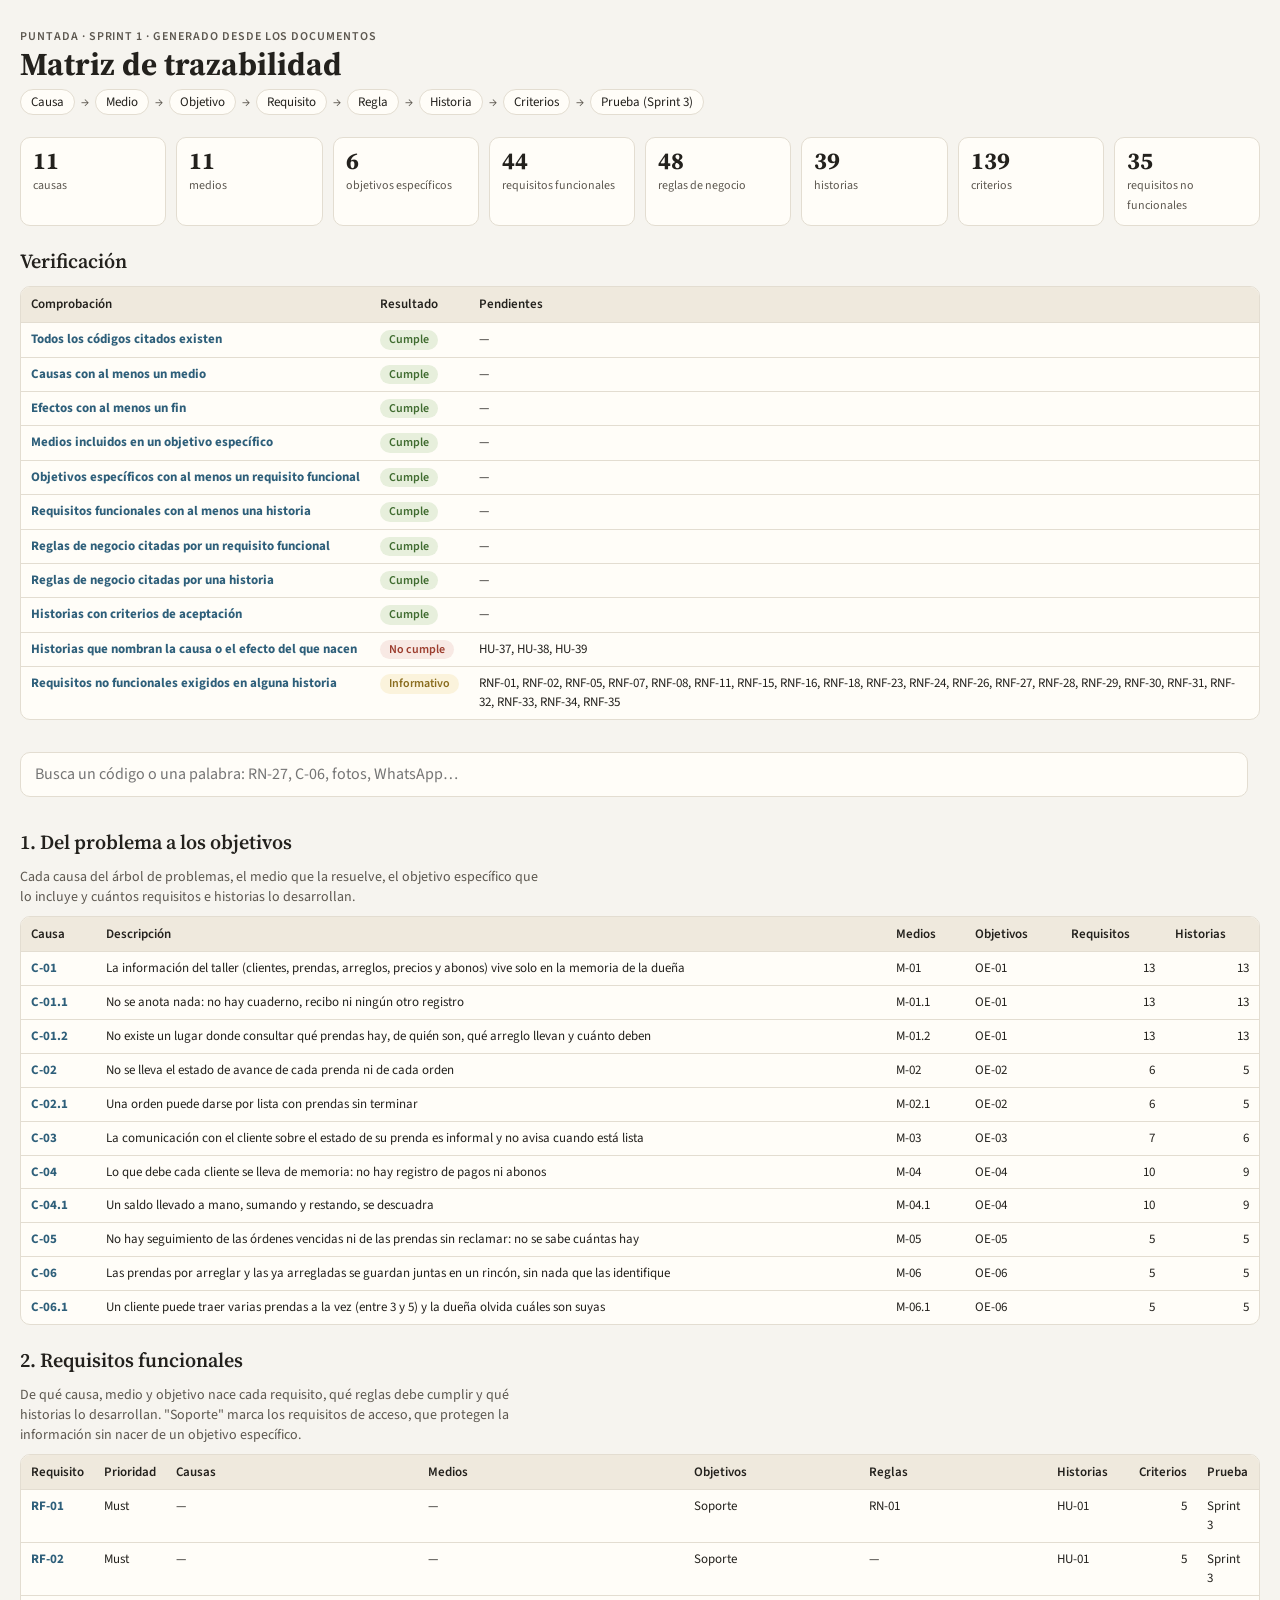
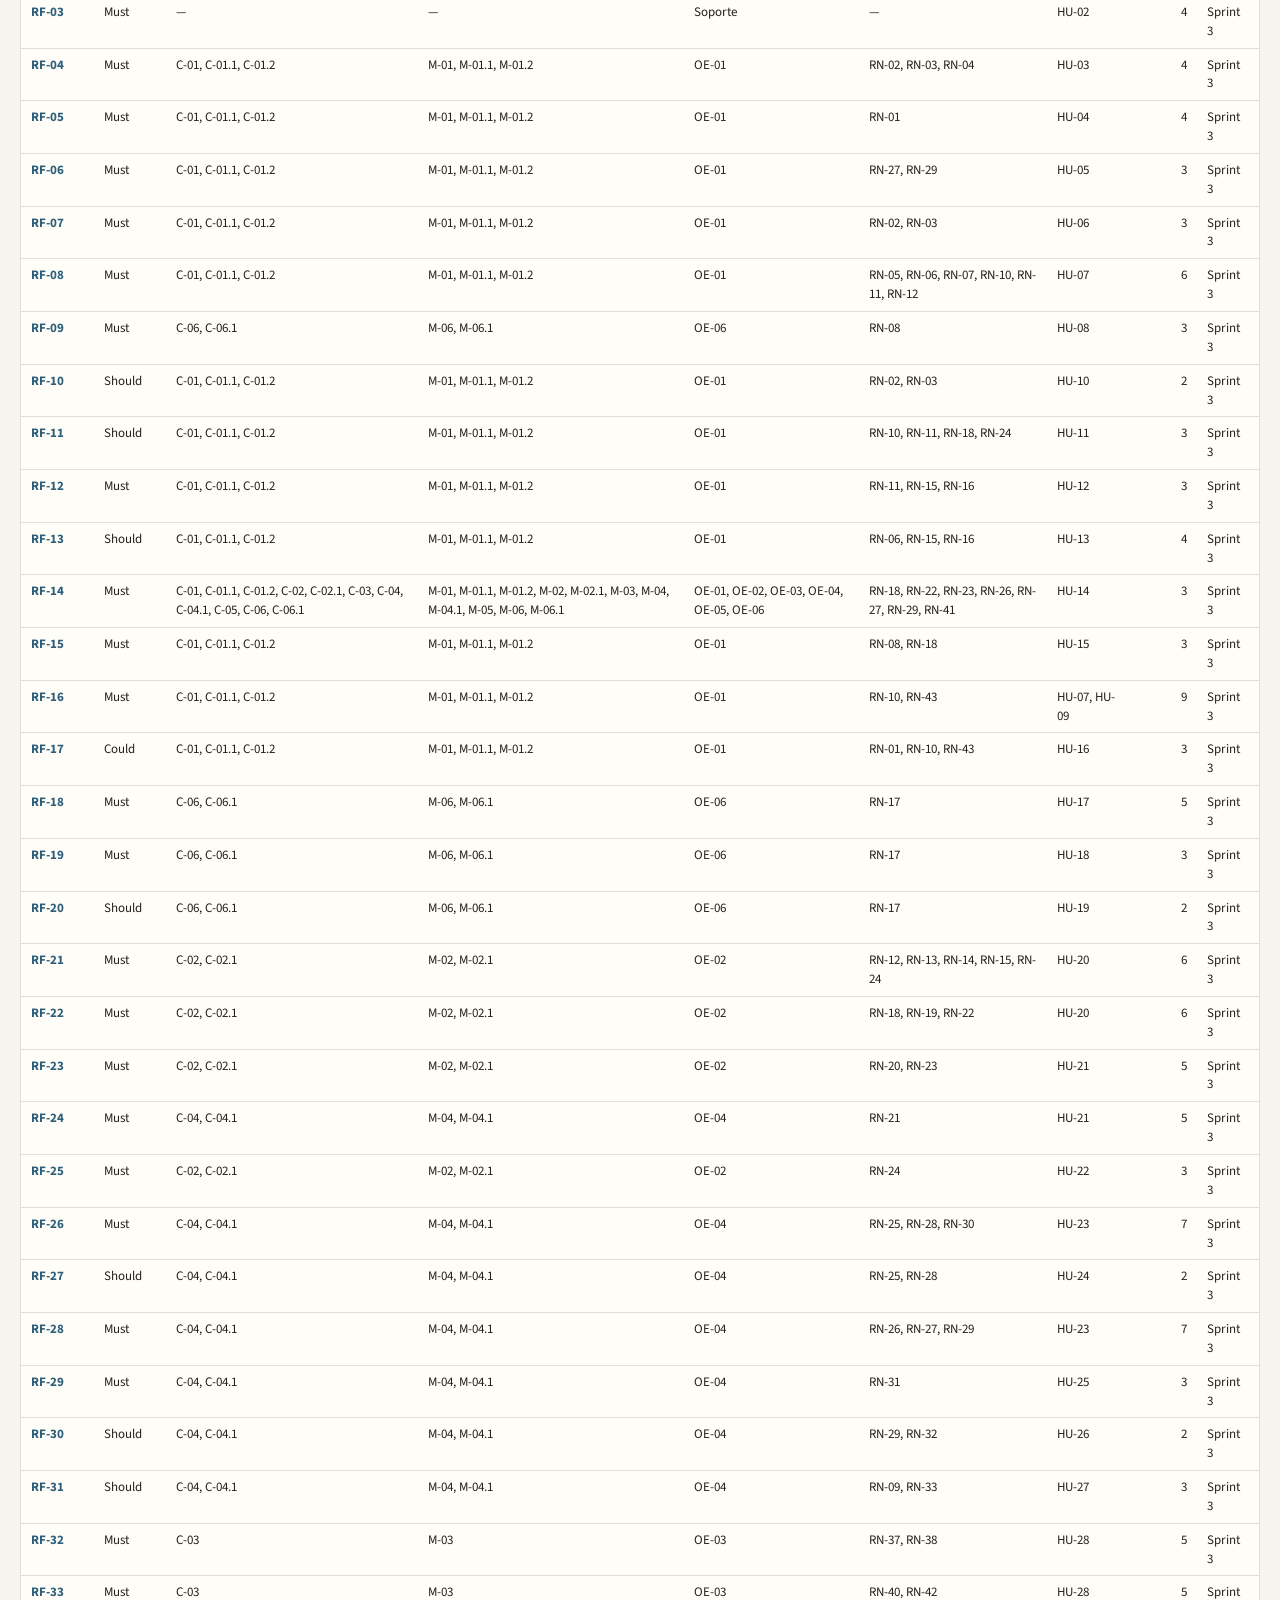
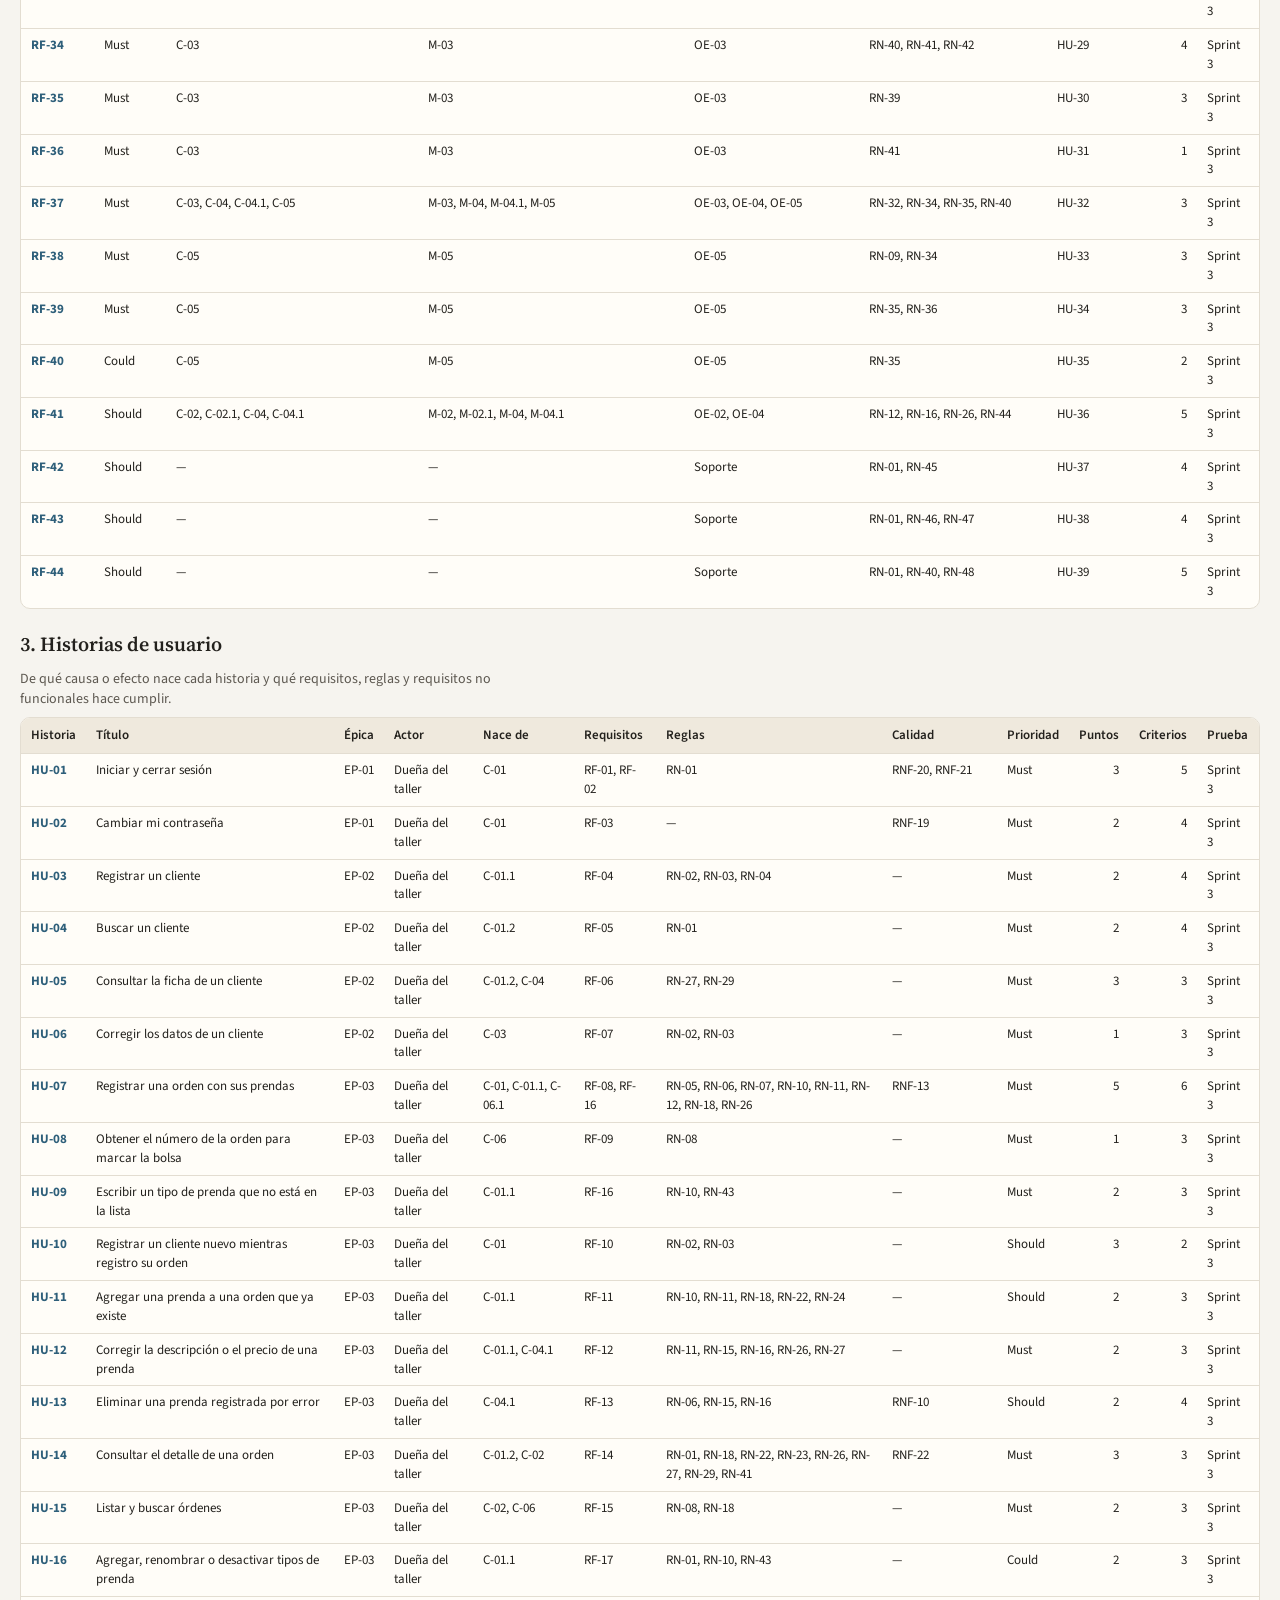
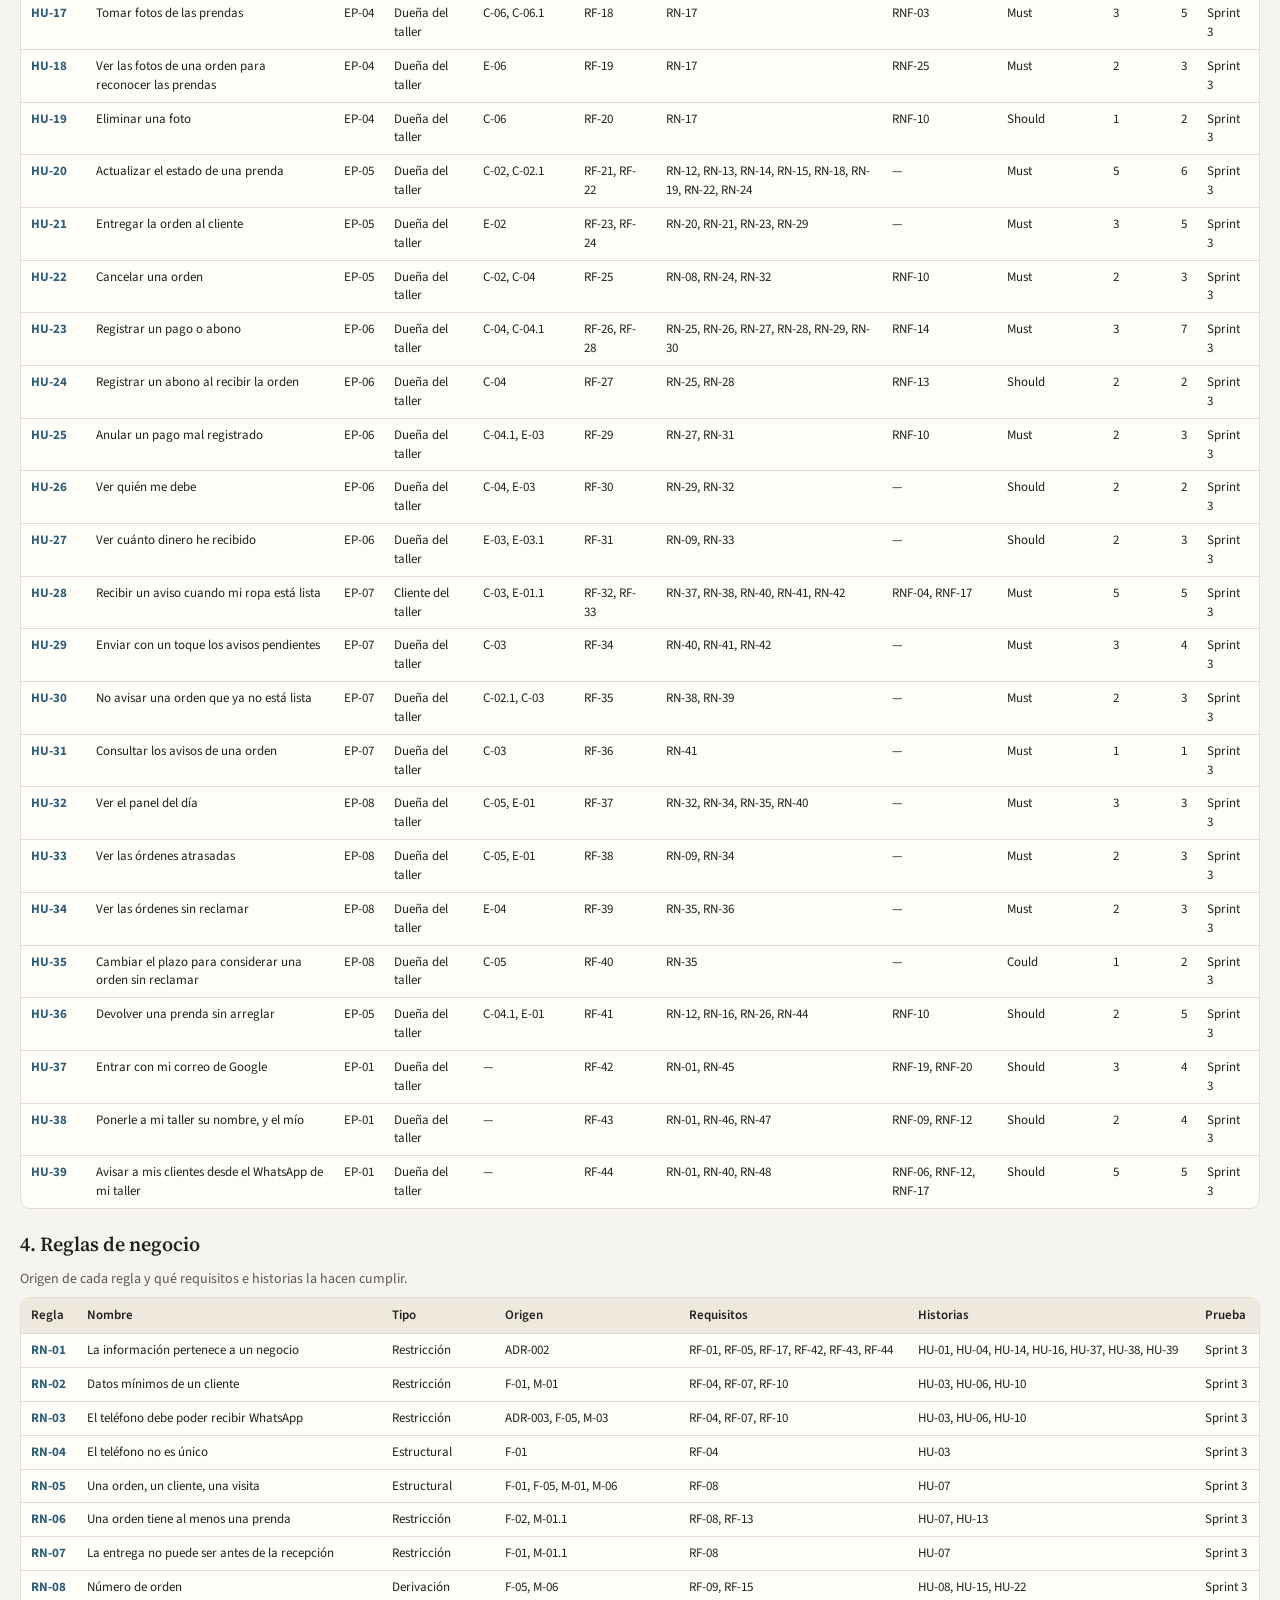
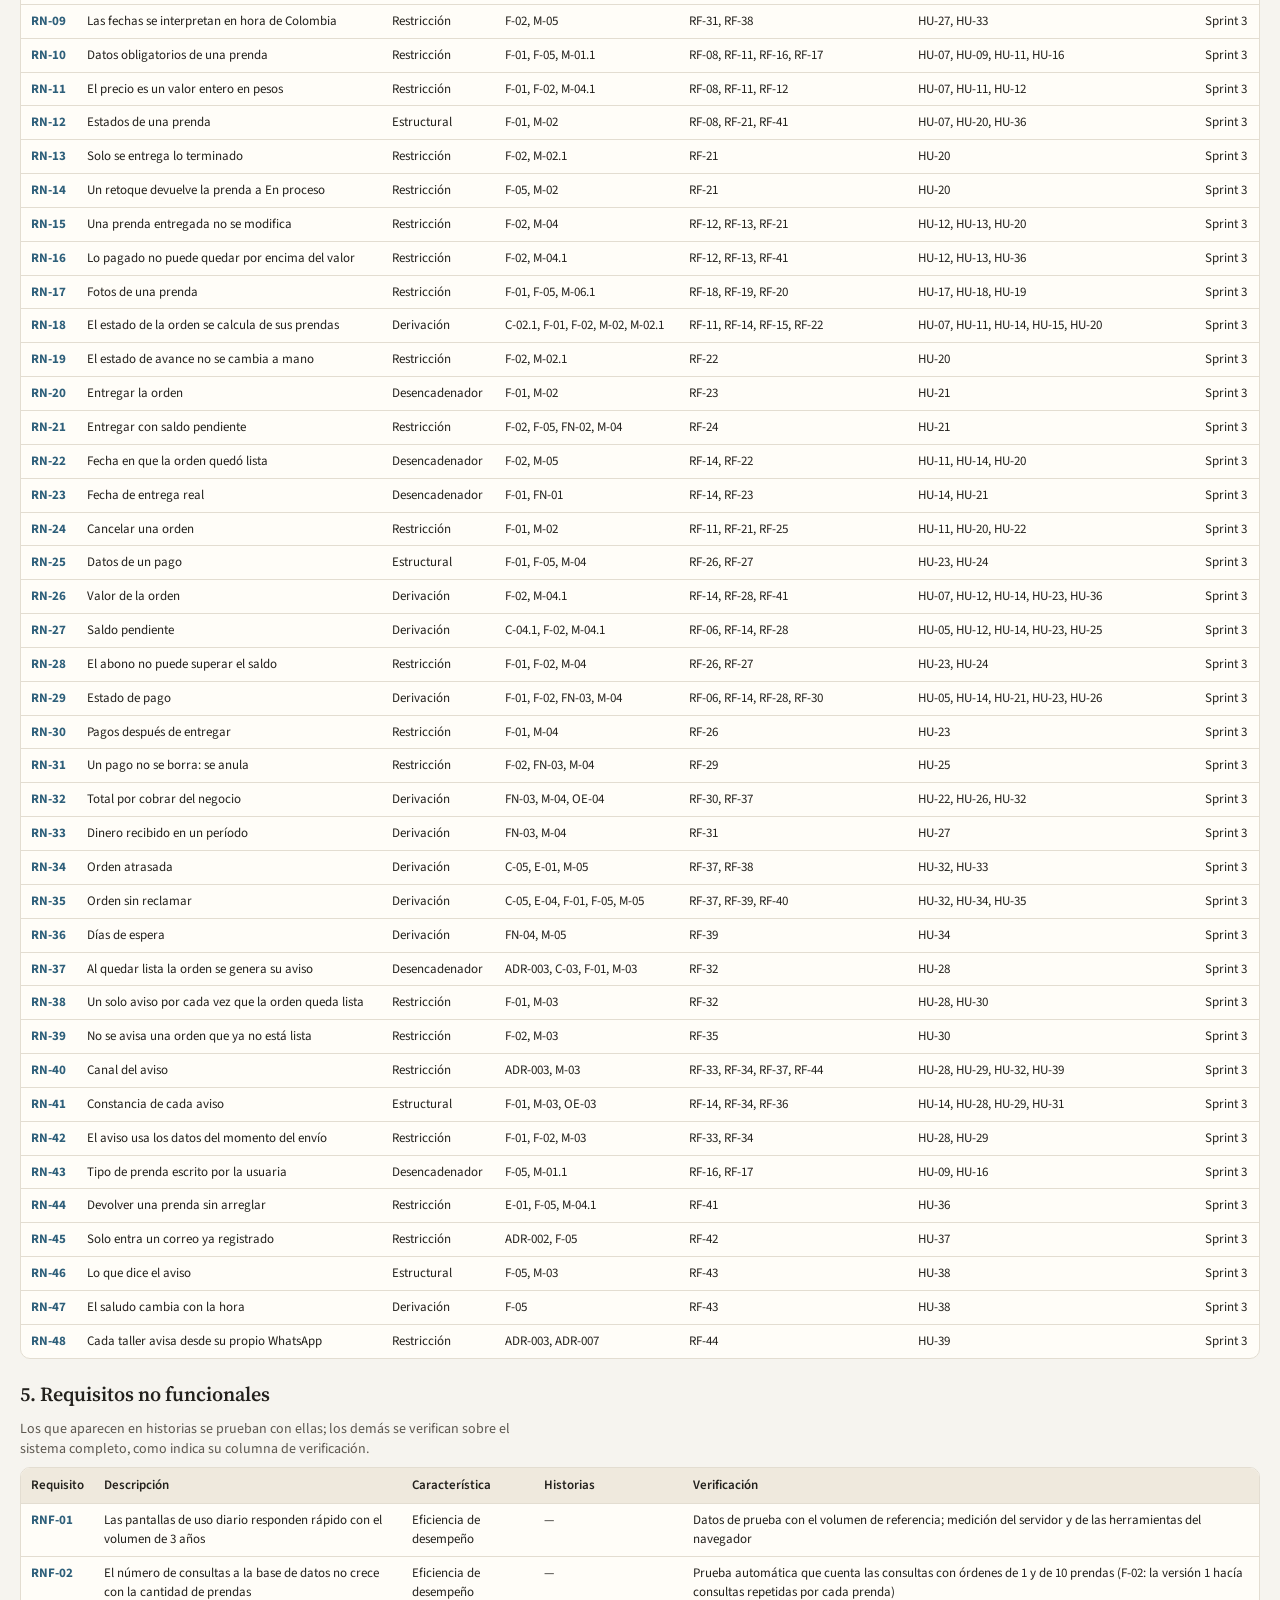
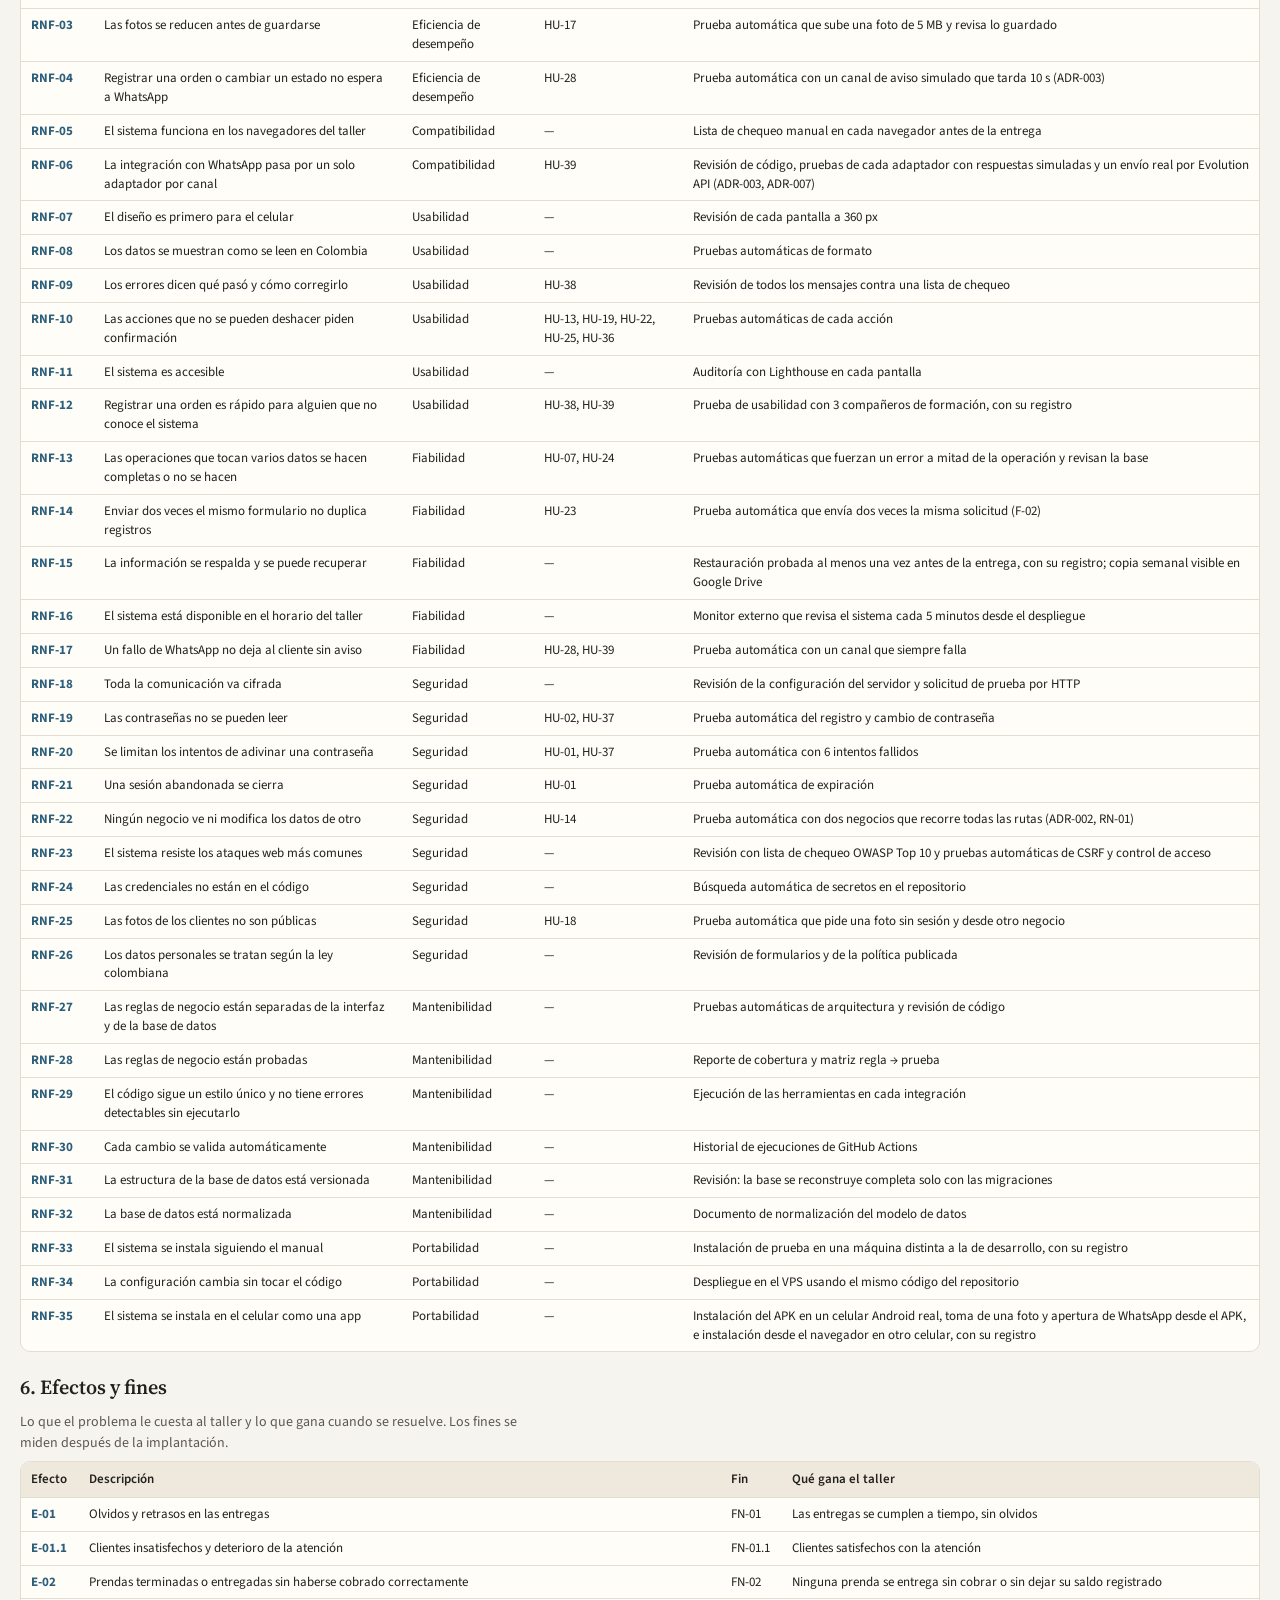
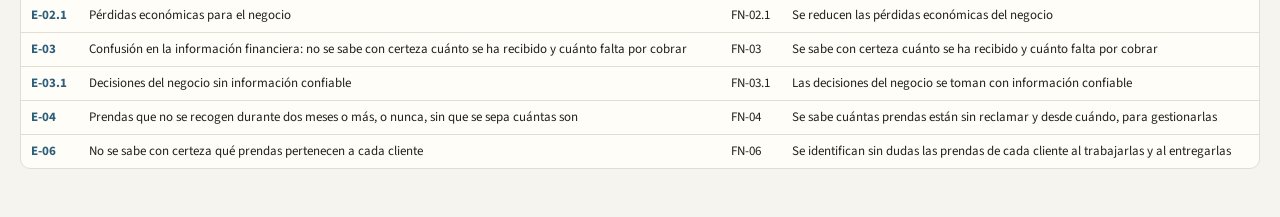
<file: docs/02-requisitos/matriz-de-trazabilidad.html>
<!doctype html>
<html lang="es">
<head>
<meta charset="utf-8">
<meta name="viewport" content="width=device-width, initial-scale=1">
<title>Matriz de trazabilidad · Puntada</title>
<link rel="preconnect" href="https://fonts.googleapis.com">
<link rel="stylesheet" href="https://fonts.googleapis.com/css2?family=Source+Sans+3:wght@400;600;700&family=Source+Serif+4:opsz,wght@8..60,600;8..60,700&display=swap">
<style>
:root {
  --fondo: #f6f4ef; --papel: #fffdf8; --tinta: #23211d; --tinta-suave: #5d5850;
  --borde: #e3ddd1; --acento: #2e5f7a; --acento-fondo: #e4eef3;
  --ok: #3f6b2f; --ok-fondo: #e7efdc; --mal: #9c3d2e; --mal-fondo: #f8e9e4; --info: #8a6d1f; --info-fondo: #fbf3dc;
}
* { box-sizing: border-box; }
body { margin: 0; background: var(--fondo); color: var(--tinta);
  font: 14px/1.45 "Source Sans 3", system-ui, -apple-system, "Segoe UI", sans-serif; }
.pagina { max-width: 1400px; margin: 0 auto; padding: 28px 20px 48px; display: flex; flex-direction: column; gap: 22px; }
.eyebrow { font-size: 12px; font-weight: 600; letter-spacing: .08em; text-transform: uppercase; color: var(--tinta-suave); }
h1 { margin: 2px 0 6px; font: 700 32px/1.1 "Source Serif 4", Georgia, serif; }
h2 { margin: 0 0 4px; font: 600 20px/1.3 "Source Serif 4", Georgia, serif; }
p { margin: 0; color: var(--tinta-suave); max-width: 75ch; }
.cadena { display: flex; flex-wrap: wrap; gap: 6px; align-items: center; font-size: 13px; }
.cadena span { background: var(--papel); border: 1px solid var(--borde); border-radius: 999px; padding: 3px 10px; }
.cadena i { color: var(--tinta-suave); font-style: normal; }
.cifras { display: grid; grid-template-columns: repeat(auto-fit, minmax(120px, 1fr)); gap: 10px; }
.cifra { background: var(--papel); border: 1px solid var(--borde); border-radius: 10px; padding: 10px 12px; }
.cifra b { display: block; font: 700 24px/1.1 "Source Serif 4", Georgia, serif; font-variant-numeric: tabular-nums; }
.cifra span { font-size: 12px; color: var(--tinta-suave); }
.buscador { position: sticky; top: 0; z-index: 5; background: var(--fondo); padding: 10px 0; display: flex; gap: 12px; align-items: center; flex-wrap: wrap; }
.buscador input { flex: 1; min-width: 220px; font: inherit; font-size: 16px; padding: 10px 14px; border: 1px solid var(--borde); border-radius: 10px; background: var(--papel); }
.buscador input:focus { outline: 2px solid var(--acento); outline-offset: 1px; }
.buscador small { color: var(--tinta-suave); }
section { display: flex; flex-direction: column; gap: 8px; }
.tabla { overflow-x: auto; background: var(--papel); border: 1px solid var(--borde); border-radius: 10px; }
table { border-collapse: collapse; width: 100%; font-size: 13px; }
th { position: sticky; top: 0; background: #efe9dd; text-align: left; font-weight: 600; padding: 8px 10px; white-space: nowrap; }
td { padding: 7px 10px; border-top: 1px solid var(--borde); vertical-align: top; }
td:first-child { font-weight: 700; color: var(--acento); white-space: nowrap; }
td.num { text-align: right; font-variant-numeric: tabular-nums; }
tr.oculta { display: none; }
.estado { display: inline-block; border-radius: 999px; padding: 1px 9px; font-size: 12px; font-weight: 600; white-space: nowrap; }
.estado.ok { background: var(--ok-fondo); color: var(--ok); }
.estado.mal { background: var(--mal-fondo); color: var(--mal); }
.estado.info { background: var(--info-fondo); color: var(--info); }
.vacio { padding: 12px; color: var(--tinta-suave); display: none; }
mark { background: #fde68a; padding: 0 1px; border-radius: 2px; }
</style>
</head>
<body>
<div class="pagina">
  <header>
    <div class="eyebrow">Puntada · Sprint 1 · Generado desde los documentos</div>
    <h1>Matriz de trazabilidad</h1>
    <div class="cadena"><span>Causa</span><i>→</i><span>Medio</span><i>→</i><span>Objetivo</span><i>→</i><span>Requisito</span><i>→</i><span>Regla</span><i>→</i><span>Historia</span><i>→</i><span>Criterios</span><i>→</i><span>Prueba (Sprint 3)</span></div>
  </header>
  <div class="cifras"><div class="cifra"><b>11</b><span>causas</span></div><div class="cifra"><b>11</b><span>medios</span></div><div class="cifra"><b>6</b><span>objetivos específicos</span></div><div class="cifra"><b>44</b><span>requisitos funcionales</span></div><div class="cifra"><b>48</b><span>reglas de negocio</span></div><div class="cifra"><b>39</b><span>historias</span></div><div class="cifra"><b>139</b><span>criterios</span></div><div class="cifra"><b>35</b><span>requisitos no funcionales</span></div></div>
  <section>
    <h2>Verificación</h2>
    <div class="tabla"><table><thead><tr><th>Comprobación</th><th>Resultado</th><th>Pendientes</th></tr></thead><tbody><tr><td>Todos los códigos citados existen</td><td><span class="estado ok">Cumple</span></td><td>—</td></tr><tr><td>Causas con al menos un medio</td><td><span class="estado ok">Cumple</span></td><td>—</td></tr><tr><td>Efectos con al menos un fin</td><td><span class="estado ok">Cumple</span></td><td>—</td></tr><tr><td>Medios incluidos en un objetivo específico</td><td><span class="estado ok">Cumple</span></td><td>—</td></tr><tr><td>Objetivos específicos con al menos un requisito funcional</td><td><span class="estado ok">Cumple</span></td><td>—</td></tr><tr><td>Requisitos funcionales con al menos una historia</td><td><span class="estado ok">Cumple</span></td><td>—</td></tr><tr><td>Reglas de negocio citadas por un requisito funcional</td><td><span class="estado ok">Cumple</span></td><td>—</td></tr><tr><td>Reglas de negocio citadas por una historia</td><td><span class="estado ok">Cumple</span></td><td>—</td></tr><tr><td>Historias con criterios de aceptación</td><td><span class="estado ok">Cumple</span></td><td>—</td></tr><tr><td>Historias que nombran la causa o el efecto del que nacen</td><td><span class="estado mal">No cumple</span></td><td>HU-37, HU-38, HU-39</td></tr><tr><td>Requisitos no funcionales exigidos en alguna historia</td><td><span class="estado info">Informativo</span></td><td>RNF-01, RNF-02, RNF-05, RNF-07, RNF-08, RNF-11, RNF-15, RNF-16, RNF-18, RNF-23, RNF-24, RNF-26, RNF-27, RNF-28, RNF-29, RNF-30, RNF-31, RNF-32, RNF-33, RNF-34, RNF-35</td></tr></tbody></table></div>
  </section>
  <div class="buscador"><input id="buscar" type="search" placeholder="Busca un código o una palabra: RN-27, C-06, fotos, WhatsApp…" aria-label="Buscar en la matriz"><small id="contador"></small></div>
  <section data-tabla id="problema"><h2>1. Del problema a los objetivos</h2><p>Cada causa del árbol de problemas, el medio que la resuelve, el objetivo específico que lo incluye y cuántos requisitos e historias lo desarrollan.</p><div class="tabla"><table><thead><tr><th>Causa</th><th>Descripción</th><th>Medios</th><th>Objetivos</th><th>Requisitos</th><th>Historias</th></tr></thead><tbody><tr><td>C-01</td><td>La información del taller (clientes, prendas, arreglos, precios y abonos) vive solo en la memoria de la dueña</td><td>M-01</td><td>OE-01</td><td class="num">13</td><td class="num">13</td></tr><tr><td>C-01.1</td><td>No se anota nada: no hay cuaderno, recibo ni ningún otro registro</td><td>M-01.1</td><td>OE-01</td><td class="num">13</td><td class="num">13</td></tr><tr><td>C-01.2</td><td>No existe un lugar donde consultar qué prendas hay, de quién son, qué arreglo llevan y cuánto deben</td><td>M-01.2</td><td>OE-01</td><td class="num">13</td><td class="num">13</td></tr><tr><td>C-02</td><td>No se lleva el estado de avance de cada prenda ni de cada orden</td><td>M-02</td><td>OE-02</td><td class="num">6</td><td class="num">5</td></tr><tr><td>C-02.1</td><td>Una orden puede darse por lista con prendas sin terminar</td><td>M-02.1</td><td>OE-02</td><td class="num">6</td><td class="num">5</td></tr><tr><td>C-03</td><td>La comunicación con el cliente sobre el estado de su prenda es informal y no avisa cuando está lista</td><td>M-03</td><td>OE-03</td><td class="num">7</td><td class="num">6</td></tr><tr><td>C-04</td><td>Lo que debe cada cliente se lleva de memoria: no hay registro de pagos ni abonos</td><td>M-04</td><td>OE-04</td><td class="num">10</td><td class="num">9</td></tr><tr><td>C-04.1</td><td>Un saldo llevado a mano, sumando y restando, se descuadra</td><td>M-04.1</td><td>OE-04</td><td class="num">10</td><td class="num">9</td></tr><tr><td>C-05</td><td>No hay seguimiento de las órdenes vencidas ni de las prendas sin reclamar: no se sabe cuántas hay</td><td>M-05</td><td>OE-05</td><td class="num">5</td><td class="num">5</td></tr><tr><td>C-06</td><td>Las prendas por arreglar y las ya arregladas se guardan juntas en un rincón, sin nada que las identifique</td><td>M-06</td><td>OE-06</td><td class="num">5</td><td class="num">5</td></tr><tr><td>C-06.1</td><td>Un cliente puede traer varias prendas a la vez (entre 3 y 5) y la dueña olvida cuáles son suyas</td><td>M-06.1</td><td>OE-06</td><td class="num">5</td><td class="num">5</td></tr></tbody></table><div class="vacio">Ninguna fila coincide con la búsqueda.</div></div></section><section data-tabla id="requisitos"><h2>2. Requisitos funcionales</h2><p>De qué causa, medio y objetivo nace cada requisito, qué reglas debe cumplir y qué historias lo desarrollan. &quot;Soporte&quot; marca los requisitos de acceso, que protegen la información sin nacer de un objetivo específico.</p><div class="tabla"><table><thead><tr><th>Requisito</th><th>Prioridad</th><th>Causas</th><th>Medios</th><th>Objetivos</th><th>Reglas</th><th>Historias</th><th>Criterios</th><th>Prueba</th></tr></thead><tbody><tr><td>RF-01</td><td>Must</td><td>—</td><td>—</td><td>Soporte</td><td>RN-01</td><td>HU-01</td><td class="num">5</td><td>Sprint 3</td></tr><tr><td>RF-02</td><td>Must</td><td>—</td><td>—</td><td>Soporte</td><td>—</td><td>HU-01</td><td class="num">5</td><td>Sprint 3</td></tr><tr><td>RF-03</td><td>Must</td><td>—</td><td>—</td><td>Soporte</td><td>—</td><td>HU-02</td><td class="num">4</td><td>Sprint 3</td></tr><tr><td>RF-04</td><td>Must</td><td>C-01, C-01.1, C-01.2</td><td>M-01, M-01.1, M-01.2</td><td>OE-01</td><td>RN-02, RN-03, RN-04</td><td>HU-03</td><td class="num">4</td><td>Sprint 3</td></tr><tr><td>RF-05</td><td>Must</td><td>C-01, C-01.1, C-01.2</td><td>M-01, M-01.1, M-01.2</td><td>OE-01</td><td>RN-01</td><td>HU-04</td><td class="num">4</td><td>Sprint 3</td></tr><tr><td>RF-06</td><td>Must</td><td>C-01, C-01.1, C-01.2</td><td>M-01, M-01.1, M-01.2</td><td>OE-01</td><td>RN-27, RN-29</td><td>HU-05</td><td class="num">3</td><td>Sprint 3</td></tr><tr><td>RF-07</td><td>Must</td><td>C-01, C-01.1, C-01.2</td><td>M-01, M-01.1, M-01.2</td><td>OE-01</td><td>RN-02, RN-03</td><td>HU-06</td><td class="num">3</td><td>Sprint 3</td></tr><tr><td>RF-08</td><td>Must</td><td>C-01, C-01.1, C-01.2</td><td>M-01, M-01.1, M-01.2</td><td>OE-01</td><td>RN-05, RN-06, RN-07, RN-10, RN-11, RN-12</td><td>HU-07</td><td class="num">6</td><td>Sprint 3</td></tr><tr><td>RF-09</td><td>Must</td><td>C-06, C-06.1</td><td>M-06, M-06.1</td><td>OE-06</td><td>RN-08</td><td>HU-08</td><td class="num">3</td><td>Sprint 3</td></tr><tr><td>RF-10</td><td>Should</td><td>C-01, C-01.1, C-01.2</td><td>M-01, M-01.1, M-01.2</td><td>OE-01</td><td>RN-02, RN-03</td><td>HU-10</td><td class="num">2</td><td>Sprint 3</td></tr><tr><td>RF-11</td><td>Should</td><td>C-01, C-01.1, C-01.2</td><td>M-01, M-01.1, M-01.2</td><td>OE-01</td><td>RN-10, RN-11, RN-18, RN-24</td><td>HU-11</td><td class="num">3</td><td>Sprint 3</td></tr><tr><td>RF-12</td><td>Must</td><td>C-01, C-01.1, C-01.2</td><td>M-01, M-01.1, M-01.2</td><td>OE-01</td><td>RN-11, RN-15, RN-16</td><td>HU-12</td><td class="num">3</td><td>Sprint 3</td></tr><tr><td>RF-13</td><td>Should</td><td>C-01, C-01.1, C-01.2</td><td>M-01, M-01.1, M-01.2</td><td>OE-01</td><td>RN-06, RN-15, RN-16</td><td>HU-13</td><td class="num">4</td><td>Sprint 3</td></tr><tr><td>RF-14</td><td>Must</td><td>C-01, C-01.1, C-01.2, C-02, C-02.1, C-03, C-04, C-04.1, C-05, C-06, C-06.1</td><td>M-01, M-01.1, M-01.2, M-02, M-02.1, M-03, M-04, M-04.1, M-05, M-06, M-06.1</td><td>OE-01, OE-02, OE-03, OE-04, OE-05, OE-06</td><td>RN-18, RN-22, RN-23, RN-26, RN-27, RN-29, RN-41</td><td>HU-14</td><td class="num">3</td><td>Sprint 3</td></tr><tr><td>RF-15</td><td>Must</td><td>C-01, C-01.1, C-01.2</td><td>M-01, M-01.1, M-01.2</td><td>OE-01</td><td>RN-08, RN-18</td><td>HU-15</td><td class="num">3</td><td>Sprint 3</td></tr><tr><td>RF-16</td><td>Must</td><td>C-01, C-01.1, C-01.2</td><td>M-01, M-01.1, M-01.2</td><td>OE-01</td><td>RN-10, RN-43</td><td>HU-07, HU-09</td><td class="num">9</td><td>Sprint 3</td></tr><tr><td>RF-17</td><td>Could</td><td>C-01, C-01.1, C-01.2</td><td>M-01, M-01.1, M-01.2</td><td>OE-01</td><td>RN-01, RN-10, RN-43</td><td>HU-16</td><td class="num">3</td><td>Sprint 3</td></tr><tr><td>RF-18</td><td>Must</td><td>C-06, C-06.1</td><td>M-06, M-06.1</td><td>OE-06</td><td>RN-17</td><td>HU-17</td><td class="num">5</td><td>Sprint 3</td></tr><tr><td>RF-19</td><td>Must</td><td>C-06, C-06.1</td><td>M-06, M-06.1</td><td>OE-06</td><td>RN-17</td><td>HU-18</td><td class="num">3</td><td>Sprint 3</td></tr><tr><td>RF-20</td><td>Should</td><td>C-06, C-06.1</td><td>M-06, M-06.1</td><td>OE-06</td><td>RN-17</td><td>HU-19</td><td class="num">2</td><td>Sprint 3</td></tr><tr><td>RF-21</td><td>Must</td><td>C-02, C-02.1</td><td>M-02, M-02.1</td><td>OE-02</td><td>RN-12, RN-13, RN-14, RN-15, RN-24</td><td>HU-20</td><td class="num">6</td><td>Sprint 3</td></tr><tr><td>RF-22</td><td>Must</td><td>C-02, C-02.1</td><td>M-02, M-02.1</td><td>OE-02</td><td>RN-18, RN-19, RN-22</td><td>HU-20</td><td class="num">6</td><td>Sprint 3</td></tr><tr><td>RF-23</td><td>Must</td><td>C-02, C-02.1</td><td>M-02, M-02.1</td><td>OE-02</td><td>RN-20, RN-23</td><td>HU-21</td><td class="num">5</td><td>Sprint 3</td></tr><tr><td>RF-24</td><td>Must</td><td>C-04, C-04.1</td><td>M-04, M-04.1</td><td>OE-04</td><td>RN-21</td><td>HU-21</td><td class="num">5</td><td>Sprint 3</td></tr><tr><td>RF-25</td><td>Must</td><td>C-02, C-02.1</td><td>M-02, M-02.1</td><td>OE-02</td><td>RN-24</td><td>HU-22</td><td class="num">3</td><td>Sprint 3</td></tr><tr><td>RF-26</td><td>Must</td><td>C-04, C-04.1</td><td>M-04, M-04.1</td><td>OE-04</td><td>RN-25, RN-28, RN-30</td><td>HU-23</td><td class="num">7</td><td>Sprint 3</td></tr><tr><td>RF-27</td><td>Should</td><td>C-04, C-04.1</td><td>M-04, M-04.1</td><td>OE-04</td><td>RN-25, RN-28</td><td>HU-24</td><td class="num">2</td><td>Sprint 3</td></tr><tr><td>RF-28</td><td>Must</td><td>C-04, C-04.1</td><td>M-04, M-04.1</td><td>OE-04</td><td>RN-26, RN-27, RN-29</td><td>HU-23</td><td class="num">7</td><td>Sprint 3</td></tr><tr><td>RF-29</td><td>Must</td><td>C-04, C-04.1</td><td>M-04, M-04.1</td><td>OE-04</td><td>RN-31</td><td>HU-25</td><td class="num">3</td><td>Sprint 3</td></tr><tr><td>RF-30</td><td>Should</td><td>C-04, C-04.1</td><td>M-04, M-04.1</td><td>OE-04</td><td>RN-29, RN-32</td><td>HU-26</td><td class="num">2</td><td>Sprint 3</td></tr><tr><td>RF-31</td><td>Should</td><td>C-04, C-04.1</td><td>M-04, M-04.1</td><td>OE-04</td><td>RN-09, RN-33</td><td>HU-27</td><td class="num">3</td><td>Sprint 3</td></tr><tr><td>RF-32</td><td>Must</td><td>C-03</td><td>M-03</td><td>OE-03</td><td>RN-37, RN-38</td><td>HU-28</td><td class="num">5</td><td>Sprint 3</td></tr><tr><td>RF-33</td><td>Must</td><td>C-03</td><td>M-03</td><td>OE-03</td><td>RN-40, RN-42</td><td>HU-28</td><td class="num">5</td><td>Sprint 3</td></tr><tr><td>RF-34</td><td>Must</td><td>C-03</td><td>M-03</td><td>OE-03</td><td>RN-40, RN-41, RN-42</td><td>HU-29</td><td class="num">4</td><td>Sprint 3</td></tr><tr><td>RF-35</td><td>Must</td><td>C-03</td><td>M-03</td><td>OE-03</td><td>RN-39</td><td>HU-30</td><td class="num">3</td><td>Sprint 3</td></tr><tr><td>RF-36</td><td>Must</td><td>C-03</td><td>M-03</td><td>OE-03</td><td>RN-41</td><td>HU-31</td><td class="num">1</td><td>Sprint 3</td></tr><tr><td>RF-37</td><td>Must</td><td>C-03, C-04, C-04.1, C-05</td><td>M-03, M-04, M-04.1, M-05</td><td>OE-03, OE-04, OE-05</td><td>RN-32, RN-34, RN-35, RN-40</td><td>HU-32</td><td class="num">3</td><td>Sprint 3</td></tr><tr><td>RF-38</td><td>Must</td><td>C-05</td><td>M-05</td><td>OE-05</td><td>RN-09, RN-34</td><td>HU-33</td><td class="num">3</td><td>Sprint 3</td></tr><tr><td>RF-39</td><td>Must</td><td>C-05</td><td>M-05</td><td>OE-05</td><td>RN-35, RN-36</td><td>HU-34</td><td class="num">3</td><td>Sprint 3</td></tr><tr><td>RF-40</td><td>Could</td><td>C-05</td><td>M-05</td><td>OE-05</td><td>RN-35</td><td>HU-35</td><td class="num">2</td><td>Sprint 3</td></tr><tr><td>RF-41</td><td>Should</td><td>C-02, C-02.1, C-04, C-04.1</td><td>M-02, M-02.1, M-04, M-04.1</td><td>OE-02, OE-04</td><td>RN-12, RN-16, RN-26, RN-44</td><td>HU-36</td><td class="num">5</td><td>Sprint 3</td></tr><tr><td>RF-42</td><td>Should</td><td>—</td><td>—</td><td>Soporte</td><td>RN-01, RN-45</td><td>HU-37</td><td class="num">4</td><td>Sprint 3</td></tr><tr><td>RF-43</td><td>Should</td><td>—</td><td>—</td><td>Soporte</td><td>RN-01, RN-46, RN-47</td><td>HU-38</td><td class="num">4</td><td>Sprint 3</td></tr><tr><td>RF-44</td><td>Should</td><td>—</td><td>—</td><td>Soporte</td><td>RN-01, RN-40, RN-48</td><td>HU-39</td><td class="num">5</td><td>Sprint 3</td></tr></tbody></table><div class="vacio">Ninguna fila coincide con la búsqueda.</div></div></section><section data-tabla id="historias"><h2>3. Historias de usuario</h2><p>De qué causa o efecto nace cada historia y qué requisitos, reglas y requisitos no funcionales hace cumplir.</p><div class="tabla"><table><thead><tr><th>Historia</th><th>Título</th><th>Épica</th><th>Actor</th><th>Nace de</th><th>Requisitos</th><th>Reglas</th><th>Calidad</th><th>Prioridad</th><th>Puntos</th><th>Criterios</th><th>Prueba</th></tr></thead><tbody><tr><td>HU-01</td><td>Iniciar y cerrar sesión</td><td>EP-01</td><td>Dueña del taller</td><td>C-01</td><td>RF-01, RF-02</td><td>RN-01</td><td>RNF-20, RNF-21</td><td>Must</td><td class="num">3</td><td class="num">5</td><td>Sprint 3</td></tr><tr><td>HU-02</td><td>Cambiar mi contraseña</td><td>EP-01</td><td>Dueña del taller</td><td>C-01</td><td>RF-03</td><td>—</td><td>RNF-19</td><td>Must</td><td class="num">2</td><td class="num">4</td><td>Sprint 3</td></tr><tr><td>HU-03</td><td>Registrar un cliente</td><td>EP-02</td><td>Dueña del taller</td><td>C-01.1</td><td>RF-04</td><td>RN-02, RN-03, RN-04</td><td>—</td><td>Must</td><td class="num">2</td><td class="num">4</td><td>Sprint 3</td></tr><tr><td>HU-04</td><td>Buscar un cliente</td><td>EP-02</td><td>Dueña del taller</td><td>C-01.2</td><td>RF-05</td><td>RN-01</td><td>—</td><td>Must</td><td class="num">2</td><td class="num">4</td><td>Sprint 3</td></tr><tr><td>HU-05</td><td>Consultar la ficha de un cliente</td><td>EP-02</td><td>Dueña del taller</td><td>C-01.2, C-04</td><td>RF-06</td><td>RN-27, RN-29</td><td>—</td><td>Must</td><td class="num">3</td><td class="num">3</td><td>Sprint 3</td></tr><tr><td>HU-06</td><td>Corregir los datos de un cliente</td><td>EP-02</td><td>Dueña del taller</td><td>C-03</td><td>RF-07</td><td>RN-02, RN-03</td><td>—</td><td>Must</td><td class="num">1</td><td class="num">3</td><td>Sprint 3</td></tr><tr><td>HU-07</td><td>Registrar una orden con sus prendas</td><td>EP-03</td><td>Dueña del taller</td><td>C-01, C-01.1, C-06.1</td><td>RF-08, RF-16</td><td>RN-05, RN-06, RN-07, RN-10, RN-11, RN-12, RN-18, RN-26</td><td>RNF-13</td><td>Must</td><td class="num">5</td><td class="num">6</td><td>Sprint 3</td></tr><tr><td>HU-08</td><td>Obtener el número de la orden para marcar la bolsa</td><td>EP-03</td><td>Dueña del taller</td><td>C-06</td><td>RF-09</td><td>RN-08</td><td>—</td><td>Must</td><td class="num">1</td><td class="num">3</td><td>Sprint 3</td></tr><tr><td>HU-09</td><td>Escribir un tipo de prenda que no está en la lista</td><td>EP-03</td><td>Dueña del taller</td><td>C-01.1</td><td>RF-16</td><td>RN-10, RN-43</td><td>—</td><td>Must</td><td class="num">2</td><td class="num">3</td><td>Sprint 3</td></tr><tr><td>HU-10</td><td>Registrar un cliente nuevo mientras registro su orden</td><td>EP-03</td><td>Dueña del taller</td><td>C-01</td><td>RF-10</td><td>RN-02, RN-03</td><td>—</td><td>Should</td><td class="num">3</td><td class="num">2</td><td>Sprint 3</td></tr><tr><td>HU-11</td><td>Agregar una prenda a una orden que ya existe</td><td>EP-03</td><td>Dueña del taller</td><td>C-01.1</td><td>RF-11</td><td>RN-10, RN-11, RN-18, RN-22, RN-24</td><td>—</td><td>Should</td><td class="num">2</td><td class="num">3</td><td>Sprint 3</td></tr><tr><td>HU-12</td><td>Corregir la descripción o el precio de una prenda</td><td>EP-03</td><td>Dueña del taller</td><td>C-01.1, C-04.1</td><td>RF-12</td><td>RN-11, RN-15, RN-16, RN-26, RN-27</td><td>—</td><td>Must</td><td class="num">2</td><td class="num">3</td><td>Sprint 3</td></tr><tr><td>HU-13</td><td>Eliminar una prenda registrada por error</td><td>EP-03</td><td>Dueña del taller</td><td>C-04.1</td><td>RF-13</td><td>RN-06, RN-15, RN-16</td><td>RNF-10</td><td>Should</td><td class="num">2</td><td class="num">4</td><td>Sprint 3</td></tr><tr><td>HU-14</td><td>Consultar el detalle de una orden</td><td>EP-03</td><td>Dueña del taller</td><td>C-01.2, C-02</td><td>RF-14</td><td>RN-01, RN-18, RN-22, RN-23, RN-26, RN-27, RN-29, RN-41</td><td>RNF-22</td><td>Must</td><td class="num">3</td><td class="num">3</td><td>Sprint 3</td></tr><tr><td>HU-15</td><td>Listar y buscar órdenes</td><td>EP-03</td><td>Dueña del taller</td><td>C-02, C-06</td><td>RF-15</td><td>RN-08, RN-18</td><td>—</td><td>Must</td><td class="num">2</td><td class="num">3</td><td>Sprint 3</td></tr><tr><td>HU-16</td><td>Agregar, renombrar o desactivar tipos de prenda</td><td>EP-03</td><td>Dueña del taller</td><td>C-01.1</td><td>RF-17</td><td>RN-01, RN-10, RN-43</td><td>—</td><td>Could</td><td class="num">2</td><td class="num">3</td><td>Sprint 3</td></tr><tr><td>HU-17</td><td>Tomar fotos de las prendas</td><td>EP-04</td><td>Dueña del taller</td><td>C-06, C-06.1</td><td>RF-18</td><td>RN-17</td><td>RNF-03</td><td>Must</td><td class="num">3</td><td class="num">5</td><td>Sprint 3</td></tr><tr><td>HU-18</td><td>Ver las fotos de una orden para reconocer las prendas</td><td>EP-04</td><td>Dueña del taller</td><td>E-06</td><td>RF-19</td><td>RN-17</td><td>RNF-25</td><td>Must</td><td class="num">2</td><td class="num">3</td><td>Sprint 3</td></tr><tr><td>HU-19</td><td>Eliminar una foto</td><td>EP-04</td><td>Dueña del taller</td><td>C-06</td><td>RF-20</td><td>RN-17</td><td>RNF-10</td><td>Should</td><td class="num">1</td><td class="num">2</td><td>Sprint 3</td></tr><tr><td>HU-20</td><td>Actualizar el estado de una prenda</td><td>EP-05</td><td>Dueña del taller</td><td>C-02, C-02.1</td><td>RF-21, RF-22</td><td>RN-12, RN-13, RN-14, RN-15, RN-18, RN-19, RN-22, RN-24</td><td>—</td><td>Must</td><td class="num">5</td><td class="num">6</td><td>Sprint 3</td></tr><tr><td>HU-21</td><td>Entregar la orden al cliente</td><td>EP-05</td><td>Dueña del taller</td><td>E-02</td><td>RF-23, RF-24</td><td>RN-20, RN-21, RN-23, RN-29</td><td>—</td><td>Must</td><td class="num">3</td><td class="num">5</td><td>Sprint 3</td></tr><tr><td>HU-22</td><td>Cancelar una orden</td><td>EP-05</td><td>Dueña del taller</td><td>C-02, C-04</td><td>RF-25</td><td>RN-08, RN-24, RN-32</td><td>RNF-10</td><td>Must</td><td class="num">2</td><td class="num">3</td><td>Sprint 3</td></tr><tr><td>HU-23</td><td>Registrar un pago o abono</td><td>EP-06</td><td>Dueña del taller</td><td>C-04, C-04.1</td><td>RF-26, RF-28</td><td>RN-25, RN-26, RN-27, RN-28, RN-29, RN-30</td><td>RNF-14</td><td>Must</td><td class="num">3</td><td class="num">7</td><td>Sprint 3</td></tr><tr><td>HU-24</td><td>Registrar un abono al recibir la orden</td><td>EP-06</td><td>Dueña del taller</td><td>C-04</td><td>RF-27</td><td>RN-25, RN-28</td><td>RNF-13</td><td>Should</td><td class="num">2</td><td class="num">2</td><td>Sprint 3</td></tr><tr><td>HU-25</td><td>Anular un pago mal registrado</td><td>EP-06</td><td>Dueña del taller</td><td>C-04.1, E-03</td><td>RF-29</td><td>RN-27, RN-31</td><td>RNF-10</td><td>Must</td><td class="num">2</td><td class="num">3</td><td>Sprint 3</td></tr><tr><td>HU-26</td><td>Ver quién me debe</td><td>EP-06</td><td>Dueña del taller</td><td>C-04, E-03</td><td>RF-30</td><td>RN-29, RN-32</td><td>—</td><td>Should</td><td class="num">2</td><td class="num">2</td><td>Sprint 3</td></tr><tr><td>HU-27</td><td>Ver cuánto dinero he recibido</td><td>EP-06</td><td>Dueña del taller</td><td>E-03, E-03.1</td><td>RF-31</td><td>RN-09, RN-33</td><td>—</td><td>Should</td><td class="num">2</td><td class="num">3</td><td>Sprint 3</td></tr><tr><td>HU-28</td><td>Recibir un aviso cuando mi ropa está lista</td><td>EP-07</td><td>Cliente del taller</td><td>C-03, E-01.1</td><td>RF-32, RF-33</td><td>RN-37, RN-38, RN-40, RN-41, RN-42</td><td>RNF-04, RNF-17</td><td>Must</td><td class="num">5</td><td class="num">5</td><td>Sprint 3</td></tr><tr><td>HU-29</td><td>Enviar con un toque los avisos pendientes</td><td>EP-07</td><td>Dueña del taller</td><td>C-03</td><td>RF-34</td><td>RN-40, RN-41, RN-42</td><td>—</td><td>Must</td><td class="num">3</td><td class="num">4</td><td>Sprint 3</td></tr><tr><td>HU-30</td><td>No avisar una orden que ya no está lista</td><td>EP-07</td><td>Dueña del taller</td><td>C-02.1, C-03</td><td>RF-35</td><td>RN-38, RN-39</td><td>—</td><td>Must</td><td class="num">2</td><td class="num">3</td><td>Sprint 3</td></tr><tr><td>HU-31</td><td>Consultar los avisos de una orden</td><td>EP-07</td><td>Dueña del taller</td><td>C-03</td><td>RF-36</td><td>RN-41</td><td>—</td><td>Must</td><td class="num">1</td><td class="num">1</td><td>Sprint 3</td></tr><tr><td>HU-32</td><td>Ver el panel del día</td><td>EP-08</td><td>Dueña del taller</td><td>C-05, E-01</td><td>RF-37</td><td>RN-32, RN-34, RN-35, RN-40</td><td>—</td><td>Must</td><td class="num">3</td><td class="num">3</td><td>Sprint 3</td></tr><tr><td>HU-33</td><td>Ver las órdenes atrasadas</td><td>EP-08</td><td>Dueña del taller</td><td>C-05, E-01</td><td>RF-38</td><td>RN-09, RN-34</td><td>—</td><td>Must</td><td class="num">2</td><td class="num">3</td><td>Sprint 3</td></tr><tr><td>HU-34</td><td>Ver las órdenes sin reclamar</td><td>EP-08</td><td>Dueña del taller</td><td>E-04</td><td>RF-39</td><td>RN-35, RN-36</td><td>—</td><td>Must</td><td class="num">2</td><td class="num">3</td><td>Sprint 3</td></tr><tr><td>HU-35</td><td>Cambiar el plazo para considerar una orden sin reclamar</td><td>EP-08</td><td>Dueña del taller</td><td>C-05</td><td>RF-40</td><td>RN-35</td><td>—</td><td>Could</td><td class="num">1</td><td class="num">2</td><td>Sprint 3</td></tr><tr><td>HU-36</td><td>Devolver una prenda sin arreglar</td><td>EP-05</td><td>Dueña del taller</td><td>C-04.1, E-01</td><td>RF-41</td><td>RN-12, RN-16, RN-26, RN-44</td><td>RNF-10</td><td>Should</td><td class="num">2</td><td class="num">5</td><td>Sprint 3</td></tr><tr><td>HU-37</td><td>Entrar con mi correo de Google</td><td>EP-01</td><td>Dueña del taller</td><td>—</td><td>RF-42</td><td>RN-01, RN-45</td><td>RNF-19, RNF-20</td><td>Should</td><td class="num">3</td><td class="num">4</td><td>Sprint 3</td></tr><tr><td>HU-38</td><td>Ponerle a mi taller su nombre, y el mío</td><td>EP-01</td><td>Dueña del taller</td><td>—</td><td>RF-43</td><td>RN-01, RN-46, RN-47</td><td>RNF-09, RNF-12</td><td>Should</td><td class="num">2</td><td class="num">4</td><td>Sprint 3</td></tr><tr><td>HU-39</td><td>Avisar a mis clientes desde el WhatsApp de mi taller</td><td>EP-01</td><td>Dueña del taller</td><td>—</td><td>RF-44</td><td>RN-01, RN-40, RN-48</td><td>RNF-06, RNF-12, RNF-17</td><td>Should</td><td class="num">5</td><td class="num">5</td><td>Sprint 3</td></tr></tbody></table><div class="vacio">Ninguna fila coincide con la búsqueda.</div></div></section><section data-tabla id="reglas"><h2>4. Reglas de negocio</h2><p>Origen de cada regla y qué requisitos e historias la hacen cumplir.</p><div class="tabla"><table><thead><tr><th>Regla</th><th>Nombre</th><th>Tipo</th><th>Origen</th><th>Requisitos</th><th>Historias</th><th>Prueba</th></tr></thead><tbody><tr><td>RN-01</td><td>La información pertenece a un negocio</td><td>Restricción</td><td>ADR-002</td><td>RF-01, RF-05, RF-17, RF-42, RF-43, RF-44</td><td>HU-01, HU-04, HU-14, HU-16, HU-37, HU-38, HU-39</td><td>Sprint 3</td></tr><tr><td>RN-02</td><td>Datos mínimos de un cliente</td><td>Restricción</td><td>F-01, M-01</td><td>RF-04, RF-07, RF-10</td><td>HU-03, HU-06, HU-10</td><td>Sprint 3</td></tr><tr><td>RN-03</td><td>El teléfono debe poder recibir WhatsApp</td><td>Restricción</td><td>ADR-003, F-05, M-03</td><td>RF-04, RF-07, RF-10</td><td>HU-03, HU-06, HU-10</td><td>Sprint 3</td></tr><tr><td>RN-04</td><td>El teléfono no es único</td><td>Estructural</td><td>F-01</td><td>RF-04</td><td>HU-03</td><td>Sprint 3</td></tr><tr><td>RN-05</td><td>Una orden, un cliente, una visita</td><td>Estructural</td><td>F-01, F-05, M-01, M-06</td><td>RF-08</td><td>HU-07</td><td>Sprint 3</td></tr><tr><td>RN-06</td><td>Una orden tiene al menos una prenda</td><td>Restricción</td><td>F-02, M-01.1</td><td>RF-08, RF-13</td><td>HU-07, HU-13</td><td>Sprint 3</td></tr><tr><td>RN-07</td><td>La entrega no puede ser antes de la recepción</td><td>Restricción</td><td>F-01, M-01.1</td><td>RF-08</td><td>HU-07</td><td>Sprint 3</td></tr><tr><td>RN-08</td><td>Número de orden</td><td>Derivación</td><td>F-05, M-06</td><td>RF-09, RF-15</td><td>HU-08, HU-15, HU-22</td><td>Sprint 3</td></tr><tr><td>RN-09</td><td>Las fechas se interpretan en hora de Colombia</td><td>Restricción</td><td>F-02, M-05</td><td>RF-31, RF-38</td><td>HU-27, HU-33</td><td>Sprint 3</td></tr><tr><td>RN-10</td><td>Datos obligatorios de una prenda</td><td>Restricción</td><td>F-01, F-05, M-01.1</td><td>RF-08, RF-11, RF-16, RF-17</td><td>HU-07, HU-09, HU-11, HU-16</td><td>Sprint 3</td></tr><tr><td>RN-11</td><td>El precio es un valor entero en pesos</td><td>Restricción</td><td>F-01, F-02, M-04.1</td><td>RF-08, RF-11, RF-12</td><td>HU-07, HU-11, HU-12</td><td>Sprint 3</td></tr><tr><td>RN-12</td><td>Estados de una prenda</td><td>Estructural</td><td>F-01, M-02</td><td>RF-08, RF-21, RF-41</td><td>HU-07, HU-20, HU-36</td><td>Sprint 3</td></tr><tr><td>RN-13</td><td>Solo se entrega lo terminado</td><td>Restricción</td><td>F-02, M-02.1</td><td>RF-21</td><td>HU-20</td><td>Sprint 3</td></tr><tr><td>RN-14</td><td>Un retoque devuelve la prenda a En proceso</td><td>Restricción</td><td>F-05, M-02</td><td>RF-21</td><td>HU-20</td><td>Sprint 3</td></tr><tr><td>RN-15</td><td>Una prenda entregada no se modifica</td><td>Restricción</td><td>F-02, M-04</td><td>RF-12, RF-13, RF-21</td><td>HU-12, HU-13, HU-20</td><td>Sprint 3</td></tr><tr><td>RN-16</td><td>Lo pagado no puede quedar por encima del valor</td><td>Restricción</td><td>F-02, M-04.1</td><td>RF-12, RF-13, RF-41</td><td>HU-12, HU-13, HU-36</td><td>Sprint 3</td></tr><tr><td>RN-17</td><td>Fotos de una prenda</td><td>Restricción</td><td>F-01, F-05, M-06.1</td><td>RF-18, RF-19, RF-20</td><td>HU-17, HU-18, HU-19</td><td>Sprint 3</td></tr><tr><td>RN-18</td><td>El estado de la orden se calcula de sus prendas</td><td>Derivación</td><td>C-02.1, F-01, F-02, M-02, M-02.1</td><td>RF-11, RF-14, RF-15, RF-22</td><td>HU-07, HU-11, HU-14, HU-15, HU-20</td><td>Sprint 3</td></tr><tr><td>RN-19</td><td>El estado de avance no se cambia a mano</td><td>Restricción</td><td>F-02, M-02.1</td><td>RF-22</td><td>HU-20</td><td>Sprint 3</td></tr><tr><td>RN-20</td><td>Entregar la orden</td><td>Desencadenador</td><td>F-01, M-02</td><td>RF-23</td><td>HU-21</td><td>Sprint 3</td></tr><tr><td>RN-21</td><td>Entregar con saldo pendiente</td><td>Restricción</td><td>F-02, F-05, FN-02, M-04</td><td>RF-24</td><td>HU-21</td><td>Sprint 3</td></tr><tr><td>RN-22</td><td>Fecha en que la orden quedó lista</td><td>Desencadenador</td><td>F-02, M-05</td><td>RF-14, RF-22</td><td>HU-11, HU-14, HU-20</td><td>Sprint 3</td></tr><tr><td>RN-23</td><td>Fecha de entrega real</td><td>Desencadenador</td><td>F-01, FN-01</td><td>RF-14, RF-23</td><td>HU-14, HU-21</td><td>Sprint 3</td></tr><tr><td>RN-24</td><td>Cancelar una orden</td><td>Restricción</td><td>F-01, M-02</td><td>RF-11, RF-21, RF-25</td><td>HU-11, HU-20, HU-22</td><td>Sprint 3</td></tr><tr><td>RN-25</td><td>Datos de un pago</td><td>Estructural</td><td>F-01, F-05, M-04</td><td>RF-26, RF-27</td><td>HU-23, HU-24</td><td>Sprint 3</td></tr><tr><td>RN-26</td><td>Valor de la orden</td><td>Derivación</td><td>F-02, M-04.1</td><td>RF-14, RF-28, RF-41</td><td>HU-07, HU-12, HU-14, HU-23, HU-36</td><td>Sprint 3</td></tr><tr><td>RN-27</td><td>Saldo pendiente</td><td>Derivación</td><td>C-04.1, F-02, M-04.1</td><td>RF-06, RF-14, RF-28</td><td>HU-05, HU-12, HU-14, HU-23, HU-25</td><td>Sprint 3</td></tr><tr><td>RN-28</td><td>El abono no puede superar el saldo</td><td>Restricción</td><td>F-01, F-02, M-04</td><td>RF-26, RF-27</td><td>HU-23, HU-24</td><td>Sprint 3</td></tr><tr><td>RN-29</td><td>Estado de pago</td><td>Derivación</td><td>F-01, F-02, FN-03, M-04</td><td>RF-06, RF-14, RF-28, RF-30</td><td>HU-05, HU-14, HU-21, HU-23, HU-26</td><td>Sprint 3</td></tr><tr><td>RN-30</td><td>Pagos después de entregar</td><td>Restricción</td><td>F-01, M-04</td><td>RF-26</td><td>HU-23</td><td>Sprint 3</td></tr><tr><td>RN-31</td><td>Un pago no se borra: se anula</td><td>Restricción</td><td>F-02, FN-03, M-04</td><td>RF-29</td><td>HU-25</td><td>Sprint 3</td></tr><tr><td>RN-32</td><td>Total por cobrar del negocio</td><td>Derivación</td><td>FN-03, M-04, OE-04</td><td>RF-30, RF-37</td><td>HU-22, HU-26, HU-32</td><td>Sprint 3</td></tr><tr><td>RN-33</td><td>Dinero recibido en un período</td><td>Derivación</td><td>FN-03, M-04</td><td>RF-31</td><td>HU-27</td><td>Sprint 3</td></tr><tr><td>RN-34</td><td>Orden atrasada</td><td>Derivación</td><td>C-05, E-01, M-05</td><td>RF-37, RF-38</td><td>HU-32, HU-33</td><td>Sprint 3</td></tr><tr><td>RN-35</td><td>Orden sin reclamar</td><td>Derivación</td><td>C-05, E-04, F-01, F-05, M-05</td><td>RF-37, RF-39, RF-40</td><td>HU-32, HU-34, HU-35</td><td>Sprint 3</td></tr><tr><td>RN-36</td><td>Días de espera</td><td>Derivación</td><td>FN-04, M-05</td><td>RF-39</td><td>HU-34</td><td>Sprint 3</td></tr><tr><td>RN-37</td><td>Al quedar lista la orden se genera su aviso</td><td>Desencadenador</td><td>ADR-003, C-03, F-01, M-03</td><td>RF-32</td><td>HU-28</td><td>Sprint 3</td></tr><tr><td>RN-38</td><td>Un solo aviso por cada vez que la orden queda lista</td><td>Restricción</td><td>F-01, M-03</td><td>RF-32</td><td>HU-28, HU-30</td><td>Sprint 3</td></tr><tr><td>RN-39</td><td>No se avisa una orden que ya no está lista</td><td>Restricción</td><td>F-02, M-03</td><td>RF-35</td><td>HU-30</td><td>Sprint 3</td></tr><tr><td>RN-40</td><td>Canal del aviso</td><td>Restricción</td><td>ADR-003, M-03</td><td>RF-33, RF-34, RF-37, RF-44</td><td>HU-28, HU-29, HU-32, HU-39</td><td>Sprint 3</td></tr><tr><td>RN-41</td><td>Constancia de cada aviso</td><td>Estructural</td><td>F-01, M-03, OE-03</td><td>RF-14, RF-34, RF-36</td><td>HU-14, HU-28, HU-29, HU-31</td><td>Sprint 3</td></tr><tr><td>RN-42</td><td>El aviso usa los datos del momento del envío</td><td>Restricción</td><td>F-01, F-02, M-03</td><td>RF-33, RF-34</td><td>HU-28, HU-29</td><td>Sprint 3</td></tr><tr><td>RN-43</td><td>Tipo de prenda escrito por la usuaria</td><td>Desencadenador</td><td>F-05, M-01.1</td><td>RF-16, RF-17</td><td>HU-09, HU-16</td><td>Sprint 3</td></tr><tr><td>RN-44</td><td>Devolver una prenda sin arreglar</td><td>Restricción</td><td>E-01, F-05, M-04.1</td><td>RF-41</td><td>HU-36</td><td>Sprint 3</td></tr><tr><td>RN-45</td><td>Solo entra un correo ya registrado</td><td>Restricción</td><td>ADR-002, F-05</td><td>RF-42</td><td>HU-37</td><td>Sprint 3</td></tr><tr><td>RN-46</td><td>Lo que dice el aviso</td><td>Estructural</td><td>F-05, M-03</td><td>RF-43</td><td>HU-38</td><td>Sprint 3</td></tr><tr><td>RN-47</td><td>El saludo cambia con la hora</td><td>Derivación</td><td>F-05</td><td>RF-43</td><td>HU-38</td><td>Sprint 3</td></tr><tr><td>RN-48</td><td>Cada taller avisa desde su propio WhatsApp</td><td>Restricción</td><td>ADR-003, ADR-007</td><td>RF-44</td><td>HU-39</td><td>Sprint 3</td></tr></tbody></table><div class="vacio">Ninguna fila coincide con la búsqueda.</div></div></section><section data-tabla id="calidad"><h2>5. Requisitos no funcionales</h2><p>Los que aparecen en historias se prueban con ellas; los demás se verifican sobre el sistema completo, como indica su columna de verificación.</p><div class="tabla"><table><thead><tr><th>Requisito</th><th>Descripción</th><th>Característica</th><th>Historias</th><th>Verificación</th></tr></thead><tbody><tr><td>RNF-01</td><td>Las pantallas de uso diario responden rápido con el volumen de 3 años</td><td>Eficiencia de desempeño</td><td>—</td><td>Datos de prueba con el volumen de referencia; medición del servidor y de las herramientas del navegador</td></tr><tr><td>RNF-02</td><td>El número de consultas a la base de datos no crece con la cantidad de prendas</td><td>Eficiencia de desempeño</td><td>—</td><td>Prueba automática que cuenta las consultas con órdenes de 1 y de 10 prendas (F-02: la versión 1 hacía consultas repetidas por cada prenda)</td></tr><tr><td>RNF-03</td><td>Las fotos se reducen antes de guardarse</td><td>Eficiencia de desempeño</td><td>HU-17</td><td>Prueba automática que sube una foto de 5 MB y revisa lo guardado</td></tr><tr><td>RNF-04</td><td>Registrar una orden o cambiar un estado no espera a WhatsApp</td><td>Eficiencia de desempeño</td><td>HU-28</td><td>Prueba automática con un canal de aviso simulado que tarda 10 s (ADR-003)</td></tr><tr><td>RNF-05</td><td>El sistema funciona en los navegadores del taller</td><td>Compatibilidad</td><td>—</td><td>Lista de chequeo manual en cada navegador antes de la entrega</td></tr><tr><td>RNF-06</td><td>La integración con WhatsApp pasa por un solo adaptador por canal</td><td>Compatibilidad</td><td>HU-39</td><td>Revisión de código, pruebas de cada adaptador con respuestas simuladas y un envío real por Evolution API (ADR-003, ADR-007)</td></tr><tr><td>RNF-07</td><td>El diseño es primero para el celular</td><td>Usabilidad</td><td>—</td><td>Revisión de cada pantalla a 360 px</td></tr><tr><td>RNF-08</td><td>Los datos se muestran como se leen en Colombia</td><td>Usabilidad</td><td>—</td><td>Pruebas automáticas de formato</td></tr><tr><td>RNF-09</td><td>Los errores dicen qué pasó y cómo corregirlo</td><td>Usabilidad</td><td>HU-38</td><td>Revisión de todos los mensajes contra una lista de chequeo</td></tr><tr><td>RNF-10</td><td>Las acciones que no se pueden deshacer piden confirmación</td><td>Usabilidad</td><td>HU-13, HU-19, HU-22, HU-25, HU-36</td><td>Pruebas automáticas de cada acción</td></tr><tr><td>RNF-11</td><td>El sistema es accesible</td><td>Usabilidad</td><td>—</td><td>Auditoría con Lighthouse en cada pantalla</td></tr><tr><td>RNF-12</td><td>Registrar una orden es rápido para alguien que no conoce el sistema</td><td>Usabilidad</td><td>HU-38, HU-39</td><td>Prueba de usabilidad con 3 compañeros de formación, con su registro</td></tr><tr><td>RNF-13</td><td>Las operaciones que tocan varios datos se hacen completas o no se hacen</td><td>Fiabilidad</td><td>HU-07, HU-24</td><td>Pruebas automáticas que fuerzan un error a mitad de la operación y revisan la base</td></tr><tr><td>RNF-14</td><td>Enviar dos veces el mismo formulario no duplica registros</td><td>Fiabilidad</td><td>HU-23</td><td>Prueba automática que envía dos veces la misma solicitud (F-02)</td></tr><tr><td>RNF-15</td><td>La información se respalda y se puede recuperar</td><td>Fiabilidad</td><td>—</td><td>Restauración probada al menos una vez antes de la entrega, con su registro; copia semanal visible en Google Drive</td></tr><tr><td>RNF-16</td><td>El sistema está disponible en el horario del taller</td><td>Fiabilidad</td><td>—</td><td>Monitor externo que revisa el sistema cada 5 minutos desde el despliegue</td></tr><tr><td>RNF-17</td><td>Un fallo de WhatsApp no deja al cliente sin aviso</td><td>Fiabilidad</td><td>HU-28, HU-39</td><td>Prueba automática con un canal que siempre falla</td></tr><tr><td>RNF-18</td><td>Toda la comunicación va cifrada</td><td>Seguridad</td><td>—</td><td>Revisión de la configuración del servidor y solicitud de prueba por HTTP</td></tr><tr><td>RNF-19</td><td>Las contraseñas no se pueden leer</td><td>Seguridad</td><td>HU-02, HU-37</td><td>Prueba automática del registro y cambio de contraseña</td></tr><tr><td>RNF-20</td><td>Se limitan los intentos de adivinar una contraseña</td><td>Seguridad</td><td>HU-01, HU-37</td><td>Prueba automática con 6 intentos fallidos</td></tr><tr><td>RNF-21</td><td>Una sesión abandonada se cierra</td><td>Seguridad</td><td>HU-01</td><td>Prueba automática de expiración</td></tr><tr><td>RNF-22</td><td>Ningún negocio ve ni modifica los datos de otro</td><td>Seguridad</td><td>HU-14</td><td>Prueba automática con dos negocios que recorre todas las rutas (ADR-002, RN-01)</td></tr><tr><td>RNF-23</td><td>El sistema resiste los ataques web más comunes</td><td>Seguridad</td><td>—</td><td>Revisión con lista de chequeo OWASP Top 10 y pruebas automáticas de CSRF y control de acceso</td></tr><tr><td>RNF-24</td><td>Las credenciales no están en el código</td><td>Seguridad</td><td>—</td><td>Búsqueda automática de secretos en el repositorio</td></tr><tr><td>RNF-25</td><td>Las fotos de los clientes no son públicas</td><td>Seguridad</td><td>HU-18</td><td>Prueba automática que pide una foto sin sesión y desde otro negocio</td></tr><tr><td>RNF-26</td><td>Los datos personales se tratan según la ley colombiana</td><td>Seguridad</td><td>—</td><td>Revisión de formularios y de la política publicada</td></tr><tr><td>RNF-27</td><td>Las reglas de negocio están separadas de la interfaz y de la base de datos</td><td>Mantenibilidad</td><td>—</td><td>Pruebas automáticas de arquitectura y revisión de código</td></tr><tr><td>RNF-28</td><td>Las reglas de negocio están probadas</td><td>Mantenibilidad</td><td>—</td><td>Reporte de cobertura y matriz regla → prueba</td></tr><tr><td>RNF-29</td><td>El código sigue un estilo único y no tiene errores detectables sin ejecutarlo</td><td>Mantenibilidad</td><td>—</td><td>Ejecución de las herramientas en cada integración</td></tr><tr><td>RNF-30</td><td>Cada cambio se valida automáticamente</td><td>Mantenibilidad</td><td>—</td><td>Historial de ejecuciones de GitHub Actions</td></tr><tr><td>RNF-31</td><td>La estructura de la base de datos está versionada</td><td>Mantenibilidad</td><td>—</td><td>Revisión: la base se reconstruye completa solo con las migraciones</td></tr><tr><td>RNF-32</td><td>La base de datos está normalizada</td><td>Mantenibilidad</td><td>—</td><td>Documento de normalización del modelo de datos</td></tr><tr><td>RNF-33</td><td>El sistema se instala siguiendo el manual</td><td>Portabilidad</td><td>—</td><td>Instalación de prueba en una máquina distinta a la de desarrollo, con su registro</td></tr><tr><td>RNF-34</td><td>La configuración cambia sin tocar el código</td><td>Portabilidad</td><td>—</td><td>Despliegue en el VPS usando el mismo código del repositorio</td></tr><tr><td>RNF-35</td><td>El sistema se instala en el celular como una app</td><td>Portabilidad</td><td>—</td><td>Instalación del APK en un celular Android real, toma de una foto y apertura de WhatsApp desde el APK, e instalación desde el navegador en otro celular, con su registro</td></tr></tbody></table><div class="vacio">Ninguna fila coincide con la búsqueda.</div></div></section><section data-tabla id="fines"><h2>6. Efectos y fines</h2><p>Lo que el problema le cuesta al taller y lo que gana cuando se resuelve. Los fines se miden después de la implantación.</p><div class="tabla"><table><thead><tr><th>Efecto</th><th>Descripción</th><th>Fin</th><th>Qué gana el taller</th></tr></thead><tbody><tr><td>E-01</td><td>Olvidos y retrasos en las entregas</td><td>FN-01</td><td>Las entregas se cumplen a tiempo, sin olvidos</td></tr><tr><td>E-01.1</td><td>Clientes insatisfechos y deterioro de la atención</td><td>FN-01.1</td><td>Clientes satisfechos con la atención</td></tr><tr><td>E-02</td><td>Prendas terminadas o entregadas sin haberse cobrado correctamente</td><td>FN-02</td><td>Ninguna prenda se entrega sin cobrar o sin dejar su saldo registrado</td></tr><tr><td>E-02.1</td><td>Pérdidas económicas para el negocio</td><td>FN-02.1</td><td>Se reducen las pérdidas económicas del negocio</td></tr><tr><td>E-03</td><td>Confusión en la información financiera: no se sabe con certeza cuánto se ha recibido y cuánto falta por cobrar</td><td>FN-03</td><td>Se sabe con certeza cuánto se ha recibido y cuánto falta por cobrar</td></tr><tr><td>E-03.1</td><td>Decisiones del negocio sin información confiable</td><td>FN-03.1</td><td>Las decisiones del negocio se toman con información confiable</td></tr><tr><td>E-04</td><td>Prendas que no se recogen durante dos meses o más, o nunca, sin que se sepa cuántas son</td><td>FN-04</td><td>Se sabe cuántas prendas están sin reclamar y desde cuándo, para gestionarlas</td></tr><tr><td>E-06</td><td>No se sabe con certeza qué prendas pertenecen a cada cliente</td><td>FN-06</td><td>Se identifican sin dudas las prendas de cada cliente al trabajarlas y al entregarlas</td></tr></tbody></table><div class="vacio">Ninguna fila coincide con la búsqueda.</div></div></section>
</div>
<script>
const entrada = document.getElementById('buscar');
const contador = document.getElementById('contador');
const normalizar = t => t.normalize('NFD').replace(/[\u0300-\u036f]/g, '').toLowerCase();
function filtrar() {
  const q = normalizar(entrada.value.trim());
  let visibles = 0;
  document.querySelectorAll('section[data-tabla]').forEach(sec => {
    let n = 0;
    sec.querySelectorAll('tbody tr').forEach(tr => {
      const coincide = !q || normalizar(tr.textContent).includes(q);
      tr.classList.toggle('oculta', !coincide);
      if (coincide) n++;
    });
    sec.querySelector('.vacio').style.display = n ? 'none' : 'block';
    visibles += n;
  });
  contador.textContent = q ? visibles + ' filas coinciden' : '';
}
entrada.addEventListener('input', filtrar);
const inicial = new URLSearchParams(location.search).get('q');
if (inicial) { entrada.value = inicial; filtrar(); }
</script>
</body>
</html>
</file>
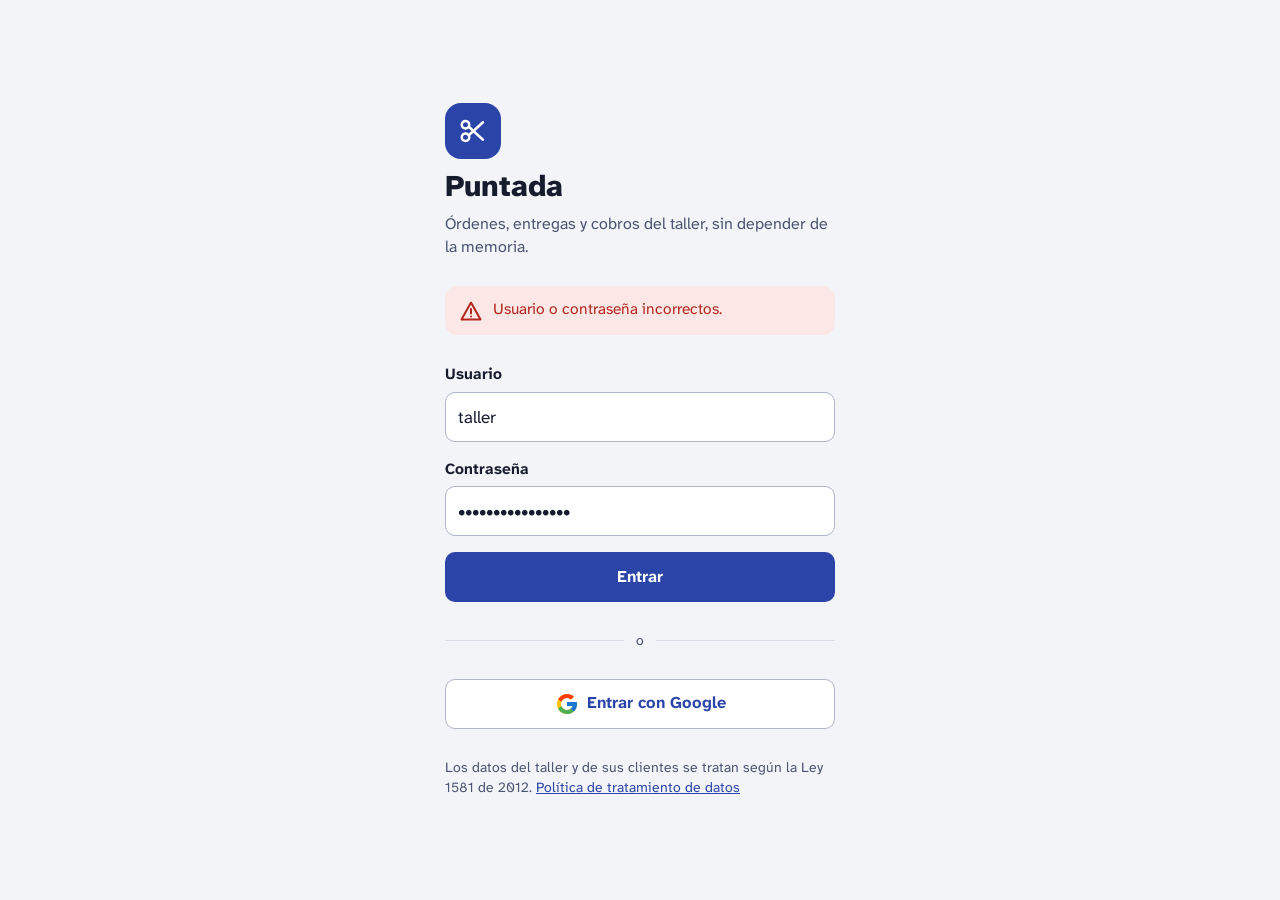
<file: docs/03-diseno/mockups/pt-01-iniciar-sesion.html>
<!doctype html>
<html lang="es">
<head>
<meta charset="utf-8">
<meta name="viewport" content="width=device-width, initial-scale=1">
<meta name="pantalla" content="PT-01">
<meta name="historias" content="HU-01, HU-37">
<meta name="criterios" content="CA-01.2, CA-37.1">
<title>PT-01 · Iniciar sesión</title>
<link rel="stylesheet" href="https://fonts.googleapis.com/css2?family=Atkinson+Hyperlegible+Next:wght@400;700;800&family=Atkinson+Hyperlegible+Mono:wght@500;700&display=swap">
<link rel="stylesheet" href="estilos.css">
</head>
<body>
<div class="app">
  <main class="acceso">
    <div class="marca">
      <span class="sello"><i class="i i-tijeras"></i></span>
      <h1>Puntada</h1>
      <p>Órdenes, entregas y cobros del taller, sin depender de la memoria.</p>
    </div>

    <div class="banda banda-error" role="alert"><i class="i i-alerta"></i><span>Usuario o contraseña incorrectos.</span></div>

    <form class="pila" style="gap:16px">
      <div class="campo">
        <label for="usuario">Usuario</label>
        <input class="entrada" id="usuario" autocomplete="username" value="taller">
      </div>
      <div class="campo">
        <label for="clave">Contraseña</label>
        <input class="entrada" id="clave" type="password" autocomplete="current-password" value="clave-equivocada">
      </div>
      <a class="btn btn-primario btn-bloque" href="pt-02-panel-del-dia.html">Entrar</a>
    </form>

    <div class="o-bien"><span>o</span></div>
    <a class="btn btn-secundario btn-bloque" href="pt-02-panel-del-dia.html"><i class="i i-google"></i>Entrar con Google</a>

    <p class="texto-2 pequeno">Los datos del taller y de sus clientes se tratan según la Ley 1581 de 2012. <a href="#">Política de tratamiento de datos</a></p>
  </main>
</div>
</body>
</html>
</file>
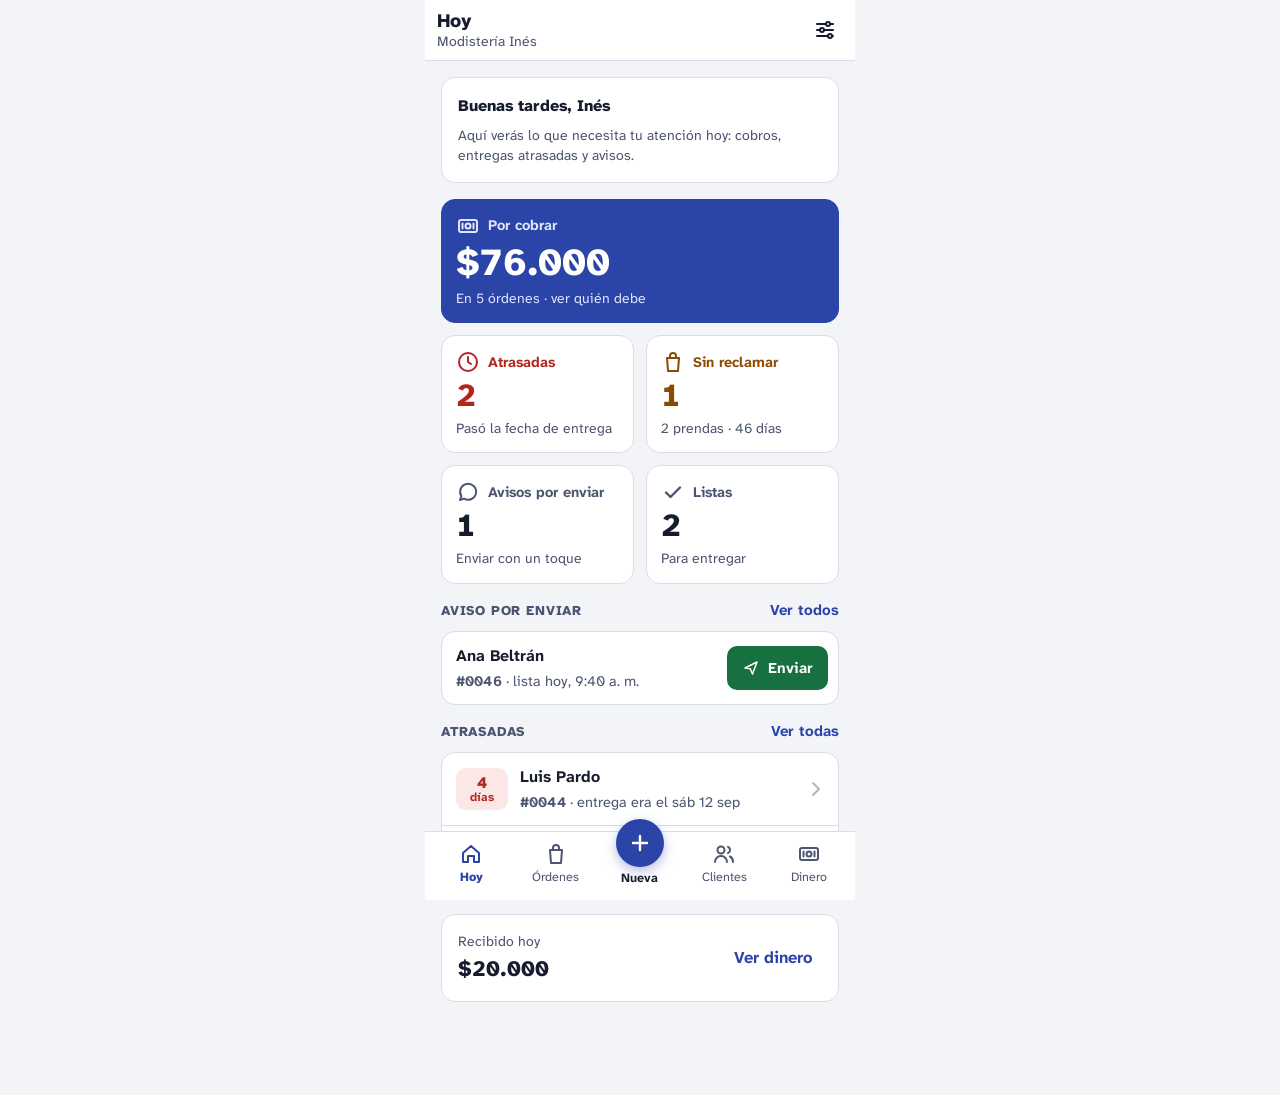
<file: docs/03-diseno/mockups/pt-02-panel-del-dia.html>
<!doctype html>
<html lang="es">
<head>
<meta charset="utf-8">
<meta name="viewport" content="width=device-width, initial-scale=1">
<meta name="pantalla" content="PT-02">
<meta name="historias" content="HU-32, HU-38">
<meta name="criterios" content="CA-32.1, CA-32.2, CA-38.3">
<title>PT-02 · Panel del día</title>
<link rel="stylesheet" href="https://fonts.googleapis.com/css2?family=Atkinson+Hyperlegible+Next:wght@400;700;800&family=Atkinson+Hyperlegible+Mono:wght@500;700&display=swap">
<link rel="stylesheet" href="estilos.css">
</head>
<body>
<div class="app">
  <header class="barra">
    <h1>Hoy<span class="sub">Modistería Inés</span></h1>
    <a class="boton-icono" href="pt-23-ajustes.html" aria-label="Ajustes"><i class="i i-ajustes"></i></a>
  </header>

  <main class="contenido">
    <div class="tarjeta pila">
      <span class="fuerte">Buenas tardes, Inés</span>
      <span class="texto-2 pequeno">Aquí verás lo que necesita tu atención hoy: cobros, entregas atrasadas y avisos.</span>
    </div>
    <div class="cifras">
      <a class="cifra principal" href="pt-22-dinero.html">
        <span class="encabezado"><i class="i i-dinero"></i>Por cobrar</span>
        <span class="valor dinero">$76.000</span>
        <span class="nota">En 5 órdenes · ver quién debe</span>
      </a>
      <a class="cifra alerta" href="pt-20-atrasadas.html">
        <span class="encabezado"><i class="i i-reloj"></i>Atrasadas</span>
        <span class="valor">2</span>
        <span class="nota">Pasó la fecha de entrega</span>
      </a>
      <a class="cifra atencion" href="pt-21-sin-reclamar.html">
        <span class="encabezado"><i class="i i-bolsa"></i>Sin reclamar</span>
        <span class="valor">1</span>
        <span class="nota">2 prendas · 46 días</span>
      </a>
      <a class="cifra" href="pt-18-avisos-pendientes.html">
        <span class="encabezado"><i class="i i-mensaje"></i>Avisos por enviar</span>
        <span class="valor">1</span>
        <span class="nota">Enviar con un toque</span>
      </a>
      <a class="cifra" href="pt-08-ordenes.html">
        <span class="encabezado"><i class="i i-check"></i>Listas</span>
        <span class="valor">2</span>
        <span class="nota">Para entregar</span>
      </a>
    </div>

    <section class="seccion">
      <h2 class="titulo-seccion">Aviso por enviar <a href="pt-18-avisos-pendientes.html">Ver todos</a></h2>
      <ul class="lista">
        <li>
          <div class="fila">
            <div class="principal">
              <span class="nombre">Ana Beltrán</span>
              <span class="detalle"><span class="numero-orden">#0046</span> · lista hoy, 9:40 a. m.</span>
            </div>
            <a class="btn btn-exito btn-pequeno" href="pt-18-avisos-pendientes.html"><i class="i i-enviar i-sm"></i>Enviar</a>
          </div>
        </li>
      </ul>
    </section>

    <section class="seccion">
      <h2 class="titulo-seccion">Atrasadas <a href="pt-20-atrasadas.html">Ver todas</a></h2>
      <ul class="lista">
        <li>
          <a class="fila" href="pt-09-detalle-orden.html">
            <span class="insignia-dias rojo">4<small>días</small></span>
            <span class="principal">
              <span class="nombre">Luis Pardo</span>
              <span class="detalle"><span class="numero-orden">#0044</span> · entrega era el sáb 12 sep</span>
            </span>
            <i class="i i-derecha"></i>
          </a>
        </li>
        <li>
          <a class="fila" href="pt-09-detalle-orden.html">
            <span class="insignia-dias rojo">1<small>día</small></span>
            <span class="principal">
              <span class="nombre">Sandra Ruiz</span>
              <span class="detalle"><span class="numero-orden">#0045</span> · entrega era el mar 15 sep</span>
            </span>
            <i class="i i-derecha"></i>
          </a>
        </li>
      </ul>
    </section>

    <div class="tarjeta entre">
      <div class="pila" style="gap:2px">
        <span class="texto-2 pequeno">Recibido hoy</span>
        <span class="fuerte dinero" style="font-size:22px">$20.000</span>
      </div>
      <a class="btn btn-texto" href="pt-22-dinero.html">Ver dinero</a>
    </div>
  </main>

  <nav class="navegacion" aria-label="Principal">
    <a href="pt-02-panel-del-dia.html" aria-current="page"><i class="i i-inicio"></i>Hoy</a>
    <a href="pt-08-ordenes.html"><i class="i i-ordenes"></i>Órdenes</a>
    <a class="nueva" href="pt-06-nueva-orden.html"><i class="i"></i>Nueva</a>
    <a href="pt-03-clientes.html"><i class="i i-clientes"></i>Clientes</a>
    <a href="pt-22-dinero.html"><i class="i i-dinero"></i>Dinero</a>
  </nav>
</div>
</body>
</html>
</file>
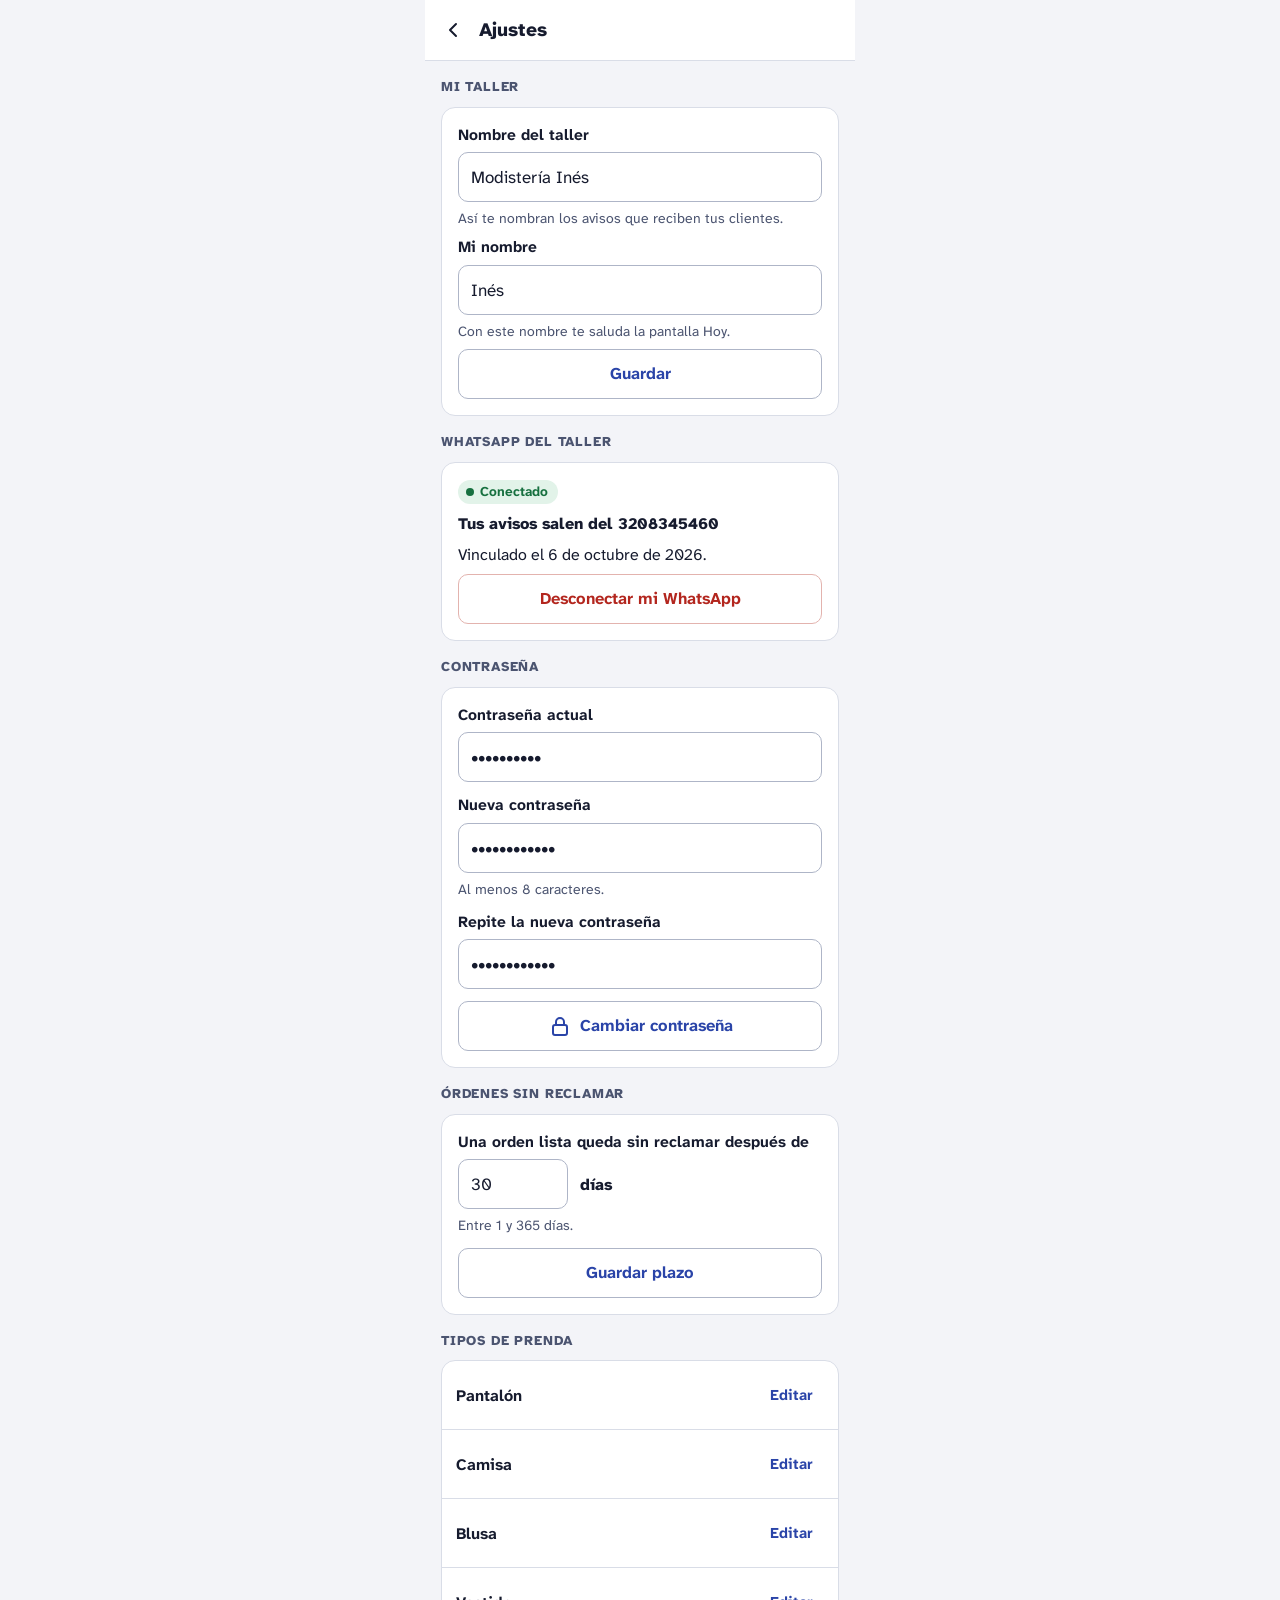
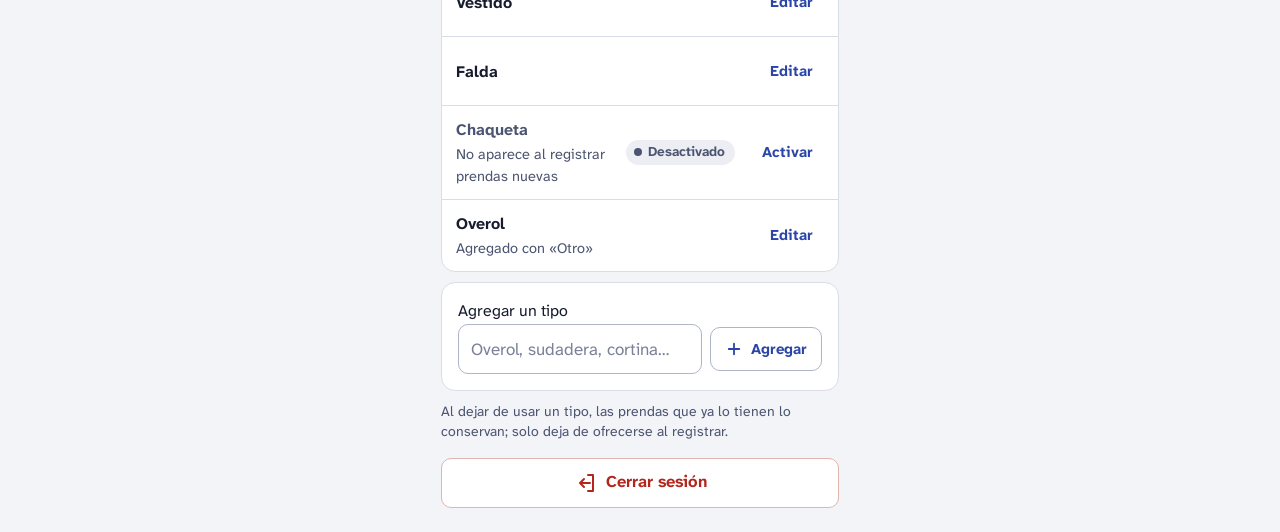
<file: docs/03-diseno/mockups/pt-23-ajustes.html>
<!doctype html>
<html lang="es">
<head>
<meta charset="utf-8">
<meta name="viewport" content="width=device-width, initial-scale=1">
<meta name="pantalla" content="PT-23">
<meta name="historias" content="HU-38, HU-39, HU-02, HU-35, HU-16, HU-01">
<meta name="criterios" content="CA-38.1, CA-38.2, CA-39.1, CA-39.2, CA-02.1, CA-35.1, CA-16.2, CA-16.3, CA-01.4">
<title>PT-23 · Ajustes</title>
<link rel="stylesheet" href="https://fonts.googleapis.com/css2?family=Atkinson+Hyperlegible+Next:wght@400;700;800&family=Atkinson+Hyperlegible+Mono:wght@500;700&display=swap">
<link rel="stylesheet" href="estilos.css">
</head>
<body>
<div class="app">
  <header class="barra">
    <a class="boton-icono" href="pt-02-panel-del-dia.html" aria-label="Volver"><i class="i i-atras"></i></a>
    <h1>Ajustes</h1>
  </header>

  <main class="contenido">
    <section class="seccion">
      <h2 class="titulo-seccion">Mi taller</h2>
      <div class="tarjeta pila">
        <div class="campo">
          <label for="nombre-taller">Nombre del taller</label>
          <input class="entrada" id="nombre-taller" value="Modistería Inés">
          <span class="ayuda">Así te nombran los avisos que reciben tus clientes.</span>
        </div>
        <div class="campo">
          <label for="nombre-usuaria">Mi nombre</label>
          <input class="entrada" id="nombre-usuaria" value="Inés">
          <span class="ayuda">Con este nombre te saluda la pantalla Hoy.</span>
        </div>
        <button class="btn btn-secundario">Guardar</button>
      </div>
    </section>

    <section class="seccion">
      <h2 class="titulo-seccion">WhatsApp del taller</h2>
      <div class="tarjeta pila">
        <p><span class="chip chip-conectado">Conectado</span></p>
        <p class="fuerte">Tus avisos salen del 3208345460</p>
        <span class="ayuda">Vinculado el 6 de octubre de 2026.</span>
        <button class="btn btn-peligro-borde">Desconectar mi WhatsApp</button>
      </div>
    </section>

    <section class="seccion">
      <h2 class="titulo-seccion">Contraseña</h2>
      <div class="tarjeta">
        <div class="campo"><label for="actual">Contraseña actual</label><input class="entrada" id="actual" type="password" value="actual-123"></div>
        <div class="campo"><label for="nueva">Nueva contraseña</label><input class="entrada" id="nueva" type="password" value="nueva-segura"><span class="ayuda">Al menos 8 caracteres.</span></div>
        <div class="campo"><label for="repetir">Repite la nueva contraseña</label><input class="entrada" id="repetir" type="password" value="nueva-segura"></div>
        <button class="btn btn-secundario"><i class="i i-candado"></i>Cambiar contraseña</button>
      </div>
    </section>

    <section class="seccion">
      <h2 class="titulo-seccion">Órdenes sin reclamar</h2>
      <div class="tarjeta">
        <div class="campo">
          <label for="plazo">Una orden lista queda sin reclamar después de</label>
          <div class="entre"><input class="entrada" id="plazo" inputmode="numeric" value="30" style="max-width:110px"><span class="fuerte" style="flex:1">días</span></div>
          <span class="ayuda">Entre 1 y 365 días.</span>
        </div>
        <button class="btn btn-secundario">Guardar plazo</button>
      </div>
    </section>

    <section class="seccion">
      <h2 class="titulo-seccion">Tipos de prenda</h2>
      <ul class="lista">
        <li class="fila"><span class="principal"><span class="nombre">Pantalón</span></span><button class="btn btn-texto btn-pequeno">Editar</button></li>
        <li class="fila"><span class="principal"><span class="nombre">Camisa</span></span><button class="btn btn-texto btn-pequeno">Editar</button></li>
        <li class="fila"><span class="principal"><span class="nombre">Blusa</span></span><button class="btn btn-texto btn-pequeno">Editar</button></li>
        <li class="fila"><span class="principal"><span class="nombre">Vestido</span></span><button class="btn btn-texto btn-pequeno">Editar</button></li>
        <li class="fila"><span class="principal"><span class="nombre">Falda</span></span><button class="btn btn-texto btn-pequeno">Editar</button></li>
        <li class="fila"><span class="principal"><span class="nombre texto-2">Chaqueta</span><span class="detalle">No aparece al registrar prendas nuevas</span></span><span class="chip chip-descartado">Desactivado</span><button class="btn btn-texto btn-pequeno">Activar</button></li>
        <li class="fila"><span class="principal"><span class="nombre">Overol</span><span class="detalle">Agregado con «Otro»</span></span><button class="btn btn-texto btn-pequeno">Editar</button></li>
      </ul>
      <div class="tarjeta pila pila-junta">
        <label class="etiqueta" for="tipo-nuevo">Agregar un tipo</label>
        <div class="fila-campo">
          <input class="entrada crece" id="tipo-nuevo" placeholder="Overol, sudadera, cortina…">
          <button class="btn btn-secundario btn-pequeno"><i class="i i-mas i-sm"></i>Agregar</button>
        </div>
      </div>
      <p class="texto-2 pequeno">Al dejar de usar un tipo, las prendas que ya lo tienen lo conservan; solo deja de ofrecerse al registrar.</p>
    </section>

    <a class="btn btn-peligro-borde" href="pt-01-iniciar-sesion.html"><i class="i i-salir"></i>Cerrar sesión</a>
  </main>
</div>
</body>
</html>
</file>
<file: docs/03-diseno/mockups/estilos.css>
/*
 * Sistema visual de los mockups de Puntada.
 * Móvil primero (RNF-07): columna de hasta 430 px, controles de al menos 44 px.
 * Contraste de texto de al menos 4,5:1 (RNF-11). Dinero y fechas en formato colombiano (RNF-08).
 * Estas mismas variables pasan a las vistas de Laravel en el Sprint 3.
 */

:root {
  --fondo: #f3f4f8;
  --superficie: #ffffff;
  --superficie-2: #f8f9fc;
  --tinta: #161b2e;
  --tinta-2: #4b5470;
  --borde: #d9dde7;
  --borde-fuerte: #aeb5c7;

  --primario: #2a44a8;          /* azul hilo: acciones principales */
  --primario-hover: #20368a;
  --primario-suave: #e8ecf9;
  --tiza: #f2c23d;              /* amarillo tiza de sastre: solo el número de la orden */
  --tiza-suave: #fdf3d3;

  --exito: #16703f;   --exito-suave: #e2f3e9;
  --proceso: #1d4fb8; --proceso-suave: #e4ecfc;
  --aviso: #8a4b00;   --aviso-suave: #fcefd7;
  --peligro: #b3261e; --peligro-suave: #fbe7e5;
  --neutro: #4b5470;  --neutro-suave: #eceef4;

  --radio: 14px;
  --radio-control: 10px;
  --sombra: 0 1px 2px rgba(22, 27, 46, .06), 0 6px 16px rgba(22, 27, 46, .07);
  --fuente: "Atkinson Hyperlegible Next", "Atkinson Hyperlegible", system-ui, "Segoe UI", Roboto, sans-serif;
  --fuente-numeros: "Atkinson Hyperlegible Mono", ui-monospace, "Cascadia Mono", Consolas, monospace;
}

* { box-sizing: border-box; }
html { color-scheme: light; }
body {
  margin: 0;
  background: var(--fondo);
  color: var(--tinta);
  font: 16px/1.45 var(--fuente);
  -webkit-font-smoothing: antialiased;
}
h1, h2, h3, p { margin: 0; }
a { color: var(--primario); }
:focus-visible { outline: 3px solid var(--primario); outline-offset: 2px; }
.sr { position: absolute; width: 1px; height: 1px; overflow: hidden; clip-path: inset(50%); white-space: nowrap; }

/* --- Estructura de la app ------------------------------------------------------------------ */

.app { max-width: 430px; min-height: 100vh; margin: 0 auto; display: flex; flex-direction: column; background: var(--fondo); position: relative; }

.barra {
  position: sticky; top: 0; z-index: 5;
  display: flex; align-items: center; gap: 4px;
  min-height: 60px; padding: 8px 8px 8px 12px;
  background: var(--superficie); border-bottom: 1px solid var(--borde);
}
.barra h1 { flex: 1; min-width: 0; font-size: 19px; font-weight: 800; line-height: 1.2; }
.barra .sub { display: block; font-size: 14px; font-weight: 400; color: var(--tinta-2); }
.barra .boton-icono:first-child { margin-left: -6px; }

.contenido { flex: 1; display: flex; flex-direction: column; gap: 16px; padding: 16px 16px 24px; }

.navegacion {
  position: sticky; bottom: 0; z-index: 5;
  display: grid; grid-template-columns: repeat(5, 1fr); align-items: end;
  padding: 6px 4px 10px; background: var(--superficie); border-top: 1px solid var(--borde);
}
.navegacion a {
  display: flex; flex-direction: column; align-items: center; justify-content: center; gap: 2px;
  min-height: 52px; font-size: 12.5px; color: var(--tinta-2); text-decoration: none; border-radius: 10px;
}
.navegacion a[aria-current="page"] { color: var(--primario); font-weight: 800; }
.navegacion .nueva { color: var(--tinta); font-weight: 700; }
.navegacion .nueva .i {
  width: 48px; height: 48px; margin-top: -22px; border-radius: 50%;
  background: var(--primario); box-shadow: 0 4px 12px rgba(42, 68, 168, .35);
  -webkit-mask: none; mask: none; position: relative;
}
.navegacion .nueva .i::after {
  content: ""; position: absolute; inset: 12px; background: #fff;
  -webkit-mask: var(--i-mas) center / contain no-repeat; mask: var(--i-mas) center / contain no-repeat;
}

.acciones-fijas {
  position: sticky; bottom: 0; z-index: 4;
  display: flex; gap: 10px; padding: 12px 16px 16px;
  background: var(--superficie); border-top: 1px solid var(--borde);
}
.acciones-fijas .btn { flex: 1; }

/* --- Iconos (trazos de 24 px, heredan el color del texto) ----------------------------------- */

.i {
  display: inline-block; flex: none; width: 24px; height: 24px; background: currentColor;
  -webkit-mask: var(--m) center / contain no-repeat; mask: var(--m) center / contain no-repeat;
}
.i-sm { width: 18px; height: 18px; }

:root {
  --svg: "data:image/svg+xml,%3Csvg xmlns='http://www.w3.org/2000/svg' viewBox='0 0 24 24' fill='none' stroke='black' stroke-width='2' stroke-linecap='round' stroke-linejoin='round'%3E";
  --i-mas: url("data:image/svg+xml,%3Csvg xmlns='http://www.w3.org/2000/svg' viewBox='0 0 24 24' fill='none' stroke='black' stroke-width='2.4' stroke-linecap='round'%3E%3Cpath d='M12 5v14M5 12h14'/%3E%3C/svg%3E");
}
.i-mas { --m: var(--i-mas); }
.i-atras { --m: url("data:image/svg+xml,%3Csvg xmlns='http://www.w3.org/2000/svg' viewBox='0 0 24 24' fill='none' stroke='black' stroke-width='2' stroke-linecap='round' stroke-linejoin='round'%3E%3Cpath d='M15 18l-6-6 6-6'/%3E%3C/svg%3E"); }
.i-derecha { --m: url("data:image/svg+xml,%3Csvg xmlns='http://www.w3.org/2000/svg' viewBox='0 0 24 24' fill='none' stroke='black' stroke-width='2' stroke-linecap='round' stroke-linejoin='round'%3E%3Cpath d='M9 6l6 6-6 6'/%3E%3C/svg%3E"); }
.i-buscar { --m: url("data:image/svg+xml,%3Csvg xmlns='http://www.w3.org/2000/svg' viewBox='0 0 24 24' fill='none' stroke='black' stroke-width='2' stroke-linecap='round' stroke-linejoin='round'%3E%3Ccircle cx='11' cy='11' r='7'/%3E%3Cpath d='M20 20l-4-4'/%3E%3C/svg%3E"); }
.i-inicio { --m: url("data:image/svg+xml,%3Csvg xmlns='http://www.w3.org/2000/svg' viewBox='0 0 24 24' fill='none' stroke='black' stroke-width='2' stroke-linecap='round' stroke-linejoin='round'%3E%3Cpath d='M4 11l8-7 8 7v9h-5v-6H9v6H4z'/%3E%3C/svg%3E"); }
.i-ordenes { --m: url("data:image/svg+xml,%3Csvg xmlns='http://www.w3.org/2000/svg' viewBox='0 0 24 24' fill='none' stroke='black' stroke-width='2' stroke-linecap='round' stroke-linejoin='round'%3E%3Cpath d='M6 8h12l-1 13H7z'/%3E%3Cpath d='M9 8V6a3 3 0 0 1 6 0v2'/%3E%3C/svg%3E"); }
.i-clientes { --m: url("data:image/svg+xml,%3Csvg xmlns='http://www.w3.org/2000/svg' viewBox='0 0 24 24' fill='none' stroke='black' stroke-width='2' stroke-linecap='round' stroke-linejoin='round'%3E%3Ccircle cx='9' cy='8' r='3.5'/%3E%3Cpath d='M3 20c0-3.5 2.7-6 6-6s6 2.5 6 6M16 4.8a3.5 3.5 0 0 1 0 6.4M18 14.5c1.8.9 3 2.9 3 5.5'/%3E%3C/svg%3E"); }
.i-dinero { --m: url("data:image/svg+xml,%3Csvg xmlns='http://www.w3.org/2000/svg' viewBox='0 0 24 24' fill='none' stroke='black' stroke-width='2' stroke-linecap='round' stroke-linejoin='round'%3E%3Crect x='3' y='6' width='18' height='12' rx='2'/%3E%3Ccircle cx='12' cy='12' r='2.5'/%3E%3Cpath d='M6.5 9.5v5M17.5 9.5v5'/%3E%3C/svg%3E"); }
.i-camara { --m: url("data:image/svg+xml,%3Csvg xmlns='http://www.w3.org/2000/svg' viewBox='0 0 24 24' fill='none' stroke='black' stroke-width='2' stroke-linecap='round' stroke-linejoin='round'%3E%3Cpath d='M4 8h3l2-3h6l2 3h3v11H4z'/%3E%3Ccircle cx='12' cy='13' r='3.5'/%3E%3C/svg%3E"); }
.i-galeria { --m: url("data:image/svg+xml,%3Csvg xmlns='http://www.w3.org/2000/svg' viewBox='0 0 24 24' fill='none' stroke='black' stroke-width='2' stroke-linecap='round' stroke-linejoin='round'%3E%3Crect x='3' y='5' width='18' height='14' rx='2'/%3E%3Cpath d='M3 16l5-5 4 4 3-3 6 6'/%3E%3Ccircle cx='16' cy='9' r='1.5'/%3E%3C/svg%3E"); }
.i-mensaje { --m: url("data:image/svg+xml,%3Csvg xmlns='http://www.w3.org/2000/svg' viewBox='0 0 24 24' fill='none' stroke='black' stroke-width='2' stroke-linecap='round' stroke-linejoin='round'%3E%3Cpath d='M4 20l1.4-3.9A8 8 0 1 1 8 18.6z'/%3E%3C/svg%3E"); }
.i-enviar { --m: url("data:image/svg+xml,%3Csvg xmlns='http://www.w3.org/2000/svg' viewBox='0 0 24 24' fill='none' stroke='black' stroke-width='2' stroke-linecap='round' stroke-linejoin='round'%3E%3Cpath d='M4 12l16-8-6 16-3-7z'/%3E%3C/svg%3E"); }
.i-check { --m: url("data:image/svg+xml,%3Csvg xmlns='http://www.w3.org/2000/svg' viewBox='0 0 24 24' fill='none' stroke='black' stroke-width='2.4' stroke-linecap='round' stroke-linejoin='round'%3E%3Cpath d='M5 12.5l4.5 4.5L19 7.5'/%3E%3C/svg%3E"); }
.i-alerta { --m: url("data:image/svg+xml,%3Csvg xmlns='http://www.w3.org/2000/svg' viewBox='0 0 24 24' fill='none' stroke='black' stroke-width='2' stroke-linecap='round' stroke-linejoin='round'%3E%3Cpath d='M12 3.5l9.5 17h-19z'/%3E%3Cpath d='M12 10v4.5M12 17.5v.1'/%3E%3C/svg%3E"); }
.i-reloj { --m: url("data:image/svg+xml,%3Csvg xmlns='http://www.w3.org/2000/svg' viewBox='0 0 24 24' fill='none' stroke='black' stroke-width='2' stroke-linecap='round' stroke-linejoin='round'%3E%3Ccircle cx='12' cy='12' r='9'/%3E%3Cpath d='M12 7v5l3 2'/%3E%3C/svg%3E"); }
.i-cerrar { --m: url("data:image/svg+xml,%3Csvg xmlns='http://www.w3.org/2000/svg' viewBox='0 0 24 24' fill='none' stroke='black' stroke-width='2' stroke-linecap='round' stroke-linejoin='round'%3E%3Cpath d='M6 6l12 12M18 6L6 18'/%3E%3C/svg%3E"); }
.i-editar { --m: url("data:image/svg+xml,%3Csvg xmlns='http://www.w3.org/2000/svg' viewBox='0 0 24 24' fill='none' stroke='black' stroke-width='2' stroke-linecap='round' stroke-linejoin='round'%3E%3Cpath d='M4 20h4L19 9l-4-4L4 16z'/%3E%3C/svg%3E"); }
.i-basura { --m: url("data:image/svg+xml,%3Csvg xmlns='http://www.w3.org/2000/svg' viewBox='0 0 24 24' fill='none' stroke='black' stroke-width='2' stroke-linecap='round' stroke-linejoin='round'%3E%3Cpath d='M4 7h16M9 7V4h6v3M6 7l1 13h10l1-13'/%3E%3C/svg%3E"); }
.i-devolver { --m: url("data:image/svg+xml,%3Csvg xmlns='http://www.w3.org/2000/svg' viewBox='0 0 24 24' fill='none' stroke='black' stroke-width='2' stroke-linecap='round' stroke-linejoin='round'%3E%3Cpath d='M9 14L4 9l5-5'/%3E%3Cpath d='M4 9h10a6 6 0 0 1 0 12h-3'/%3E%3C/svg%3E"); }
.i-ajustes { --m: url("data:image/svg+xml,%3Csvg xmlns='http://www.w3.org/2000/svg' viewBox='0 0 24 24' fill='none' stroke='black' stroke-width='2' stroke-linecap='round' stroke-linejoin='round'%3E%3Cpath d='M4 6h9M17 6h3M4 12h3M11 12h9M4 18h11M19 18h1'/%3E%3Ccircle cx='15' cy='6' r='2'/%3E%3Ccircle cx='9' cy='12' r='2'/%3E%3Ccircle cx='17' cy='18' r='2'/%3E%3C/svg%3E"); }
.i-candado { --m: url("data:image/svg+xml,%3Csvg xmlns='http://www.w3.org/2000/svg' viewBox='0 0 24 24' fill='none' stroke='black' stroke-width='2' stroke-linecap='round' stroke-linejoin='round'%3E%3Crect x='5' y='11' width='14' height='10' rx='2'/%3E%3Cpath d='M8 11V8a4 4 0 0 1 8 0v3'/%3E%3C/svg%3E"); }
.i-salir { --m: url("data:image/svg+xml,%3Csvg xmlns='http://www.w3.org/2000/svg' viewBox='0 0 24 24' fill='none' stroke='black' stroke-width='2' stroke-linecap='round' stroke-linejoin='round'%3E%3Cpath d='M14 4h5v16h-5M10 8l-4 4 4 4M6 12h10'/%3E%3C/svg%3E"); }
.i-tijeras { --m: url("data:image/svg+xml,%3Csvg xmlns='http://www.w3.org/2000/svg' viewBox='0 0 24 24' fill='none' stroke='black' stroke-width='2' stroke-linecap='round' stroke-linejoin='round'%3E%3Ccircle cx='6' cy='7' r='3'/%3E%3Ccircle cx='6' cy='17' r='3'/%3E%3Cpath d='M8.6 8.6L20 19M8.6 15.4L20 5'/%3E%3C/svg%3E"); }
.i-bolsa { --m: url("data:image/svg+xml,%3Csvg xmlns='http://www.w3.org/2000/svg' viewBox='0 0 24 24' fill='none' stroke='black' stroke-width='2' stroke-linecap='round' stroke-linejoin='round'%3E%3Cpath d='M6 8h12l-1 13H7z'/%3E%3Cpath d='M9 8V6a3 3 0 0 1 6 0v2'/%3E%3C/svg%3E"); }
.i-ampliar { --m: url("data:image/svg+xml,%3Csvg xmlns='http://www.w3.org/2000/svg' viewBox='0 0 24 24' fill='none' stroke='black' stroke-width='2' stroke-linecap='round' stroke-linejoin='round'%3E%3Cpath d='M4 9V4h5M20 9V4h-5M4 15v5h5M20 15v5h-5'/%3E%3C/svg%3E"); }

/* --- Controles ------------------------------------------------------------------------------ */

.boton-icono {
  display: inline-grid; place-items: center; flex: none; width: 44px; height: 44px;
  border: 0; border-radius: 10px; background: transparent; color: var(--tinta); text-decoration: none;
}

.btn {
  display: inline-flex; align-items: center; justify-content: center; gap: 8px;
  min-height: 50px; padding: 0 18px; border: 1.5px solid transparent; border-radius: var(--radio-control);
  font: 700 16.5px/1.1 var(--fuente); text-align: center; text-decoration: none; cursor: pointer;
}
.btn-primario { background: var(--primario); color: #fff; }
.btn-secundario { background: var(--superficie); color: var(--primario); border-color: var(--borde-fuerte); }
.btn-peligro { background: var(--peligro); color: #fff; }
.btn-peligro-borde { background: var(--superficie); color: var(--peligro); border-color: #e3b3ae; }
.btn-texto { background: transparent; color: var(--primario); padding: 0 8px; }
.btn-exito { background: var(--exito); color: #fff; }
.btn-bloque { width: 100%; }
.btn-pequeno { min-height: 44px; padding: 0 14px; font-size: 15px; }

.campo { display: flex; flex-direction: column; gap: 6px; }
.campo > label, .campo > .etiqueta { font-weight: 700; font-size: 15.5px; }
.campo .ayuda { font-size: 14px; color: var(--tinta-2); }
.entrada {
  width: 100%; min-height: 50px; padding: 11px 12px;
  border: 1.5px solid var(--borde-fuerte); border-radius: var(--radio-control);
  background: #fff; color: var(--tinta); font: 17px/1.3 var(--fuente);
}
textarea.entrada { min-height: 76px; resize: vertical; }
.entrada::placeholder { color: #7a8198; }
.campo.con-error .entrada { border-color: var(--peligro); border-width: 2px; }
.mensaje-error { display: flex; align-items: flex-start; gap: 6px; color: var(--peligro); font-size: 14.5px; font-weight: 700; }
.mensaje-error .i { width: 18px; height: 18px; margin-top: 1px; }
.prefijo { position: relative; }
.prefijo > span { position: absolute; left: 13px; top: 50%; transform: translateY(-50%); color: var(--tinta-2); font-size: 17px; }
.prefijo .entrada { padding-left: 28px; }
.dos-columnas { display: grid; grid-template-columns: 1fr 1fr; gap: 12px; }

.buscador { position: relative; }
.buscador .i { position: absolute; left: 13px; top: 50%; transform: translateY(-50%); color: var(--tinta-2); }
.buscador .entrada { padding-left: 44px; }

.segmentos { display: grid; grid-auto-flow: column; grid-auto-columns: 1fr; gap: 6px; }
.segmentos label {
  display: flex; align-items: center; justify-content: center; gap: 6px; min-height: 48px;
  border: 1.5px solid var(--borde-fuerte); border-radius: var(--radio-control); background: #fff; font-weight: 700;
}
.segmentos input { position: absolute; opacity: 0; pointer-events: none; }
.segmentos label:has(input:checked) { border-color: var(--primario); background: var(--primario-suave); color: var(--primario); }

.pestanas { display: flex; gap: 4px; padding: 4px; border-radius: 12px; background: var(--neutro-suave); overflow-x: auto; }
.pestanas a {
  flex: 1; display: flex; align-items: center; justify-content: center; gap: 6px; min-height: 44px; padding: 0 10px;
  border-radius: 9px; color: var(--tinta-2); font-weight: 700; font-size: 15px; text-decoration: none; white-space: nowrap;
}
.pestanas a[aria-selected="true"] { background: #fff; color: var(--tinta); box-shadow: var(--sombra); }
.contador { min-width: 22px; padding: 0 6px; border-radius: 999px; background: var(--peligro); color: #fff; font-size: 13px; line-height: 22px; text-align: center; }
.contador.neutro { background: var(--borde-fuerte); color: var(--tinta); }

/* --- Contenido ------------------------------------------------------------------------------ */

.tarjeta { display: flex; flex-direction: column; gap: 12px; padding: 16px; border: 1px solid var(--borde); border-radius: var(--radio); background: var(--superficie); }
.seccion { display: flex; flex-direction: column; gap: 10px; }
.titulo-seccion { display: flex; align-items: center; justify-content: space-between; gap: 8px; font-size: 13.5px; font-weight: 800; letter-spacing: .06em; text-transform: uppercase; color: var(--tinta-2); }
.titulo-seccion a { font-size: 15px; letter-spacing: 0; text-transform: none; font-weight: 700; text-decoration: none; }
.entre { display: flex; flex-direction: row; align-items: center; justify-content: space-between; gap: 12px; }
.centrado { align-items: center; text-align: center; }
.pila { display: flex; flex-direction: column; gap: 8px; }
.texto-2 { color: var(--tinta-2); }
.pequeno { font-size: 14px; }
.fuerte { font-weight: 800; }
.dinero { font-variant-numeric: tabular-nums; white-space: nowrap; }
.numero-orden { font-family: var(--fuente-numeros); font-weight: 700; letter-spacing: .01em; white-space: nowrap; }

.chip {
  display: inline-flex; align-items: center; gap: 6px; padding: 3px 10px 3px 8px;
  border-radius: 999px; font-size: 13.5px; font-weight: 700; line-height: 1.35; white-space: nowrap;
}
.chip::before { content: ""; width: 8px; height: 8px; border-radius: 50%; background: currentColor; }
.chip-pendiente { background: var(--neutro-suave); color: var(--neutro); }
.chip-proceso { background: var(--proceso-suave); color: var(--proceso); }
.chip-terminada, .chip-lista, .chip-pagada, .chip-enviado { background: var(--exito-suave); color: var(--exito); }
.chip-entregada { background: var(--tinta); color: #fff; }
.chip-devuelta, .chip-asistido { background: var(--aviso-suave); color: var(--aviso); }
.chip-cancelada, .chip-atrasada { background: var(--peligro-suave); color: var(--peligro); }
.chip-cobrar { background: var(--tiza-suave); color: #6b4a00; }
.chip-descartado { background: var(--neutro-suave); color: var(--neutro); }

.lista { margin: 0; padding: 0; list-style: none; border: 1px solid var(--borde); border-radius: var(--radio); background: var(--superficie); overflow: hidden; }
.lista > li + li { border-top: 1px solid var(--borde); }
.fila { display: flex; align-items: center; gap: 12px; min-height: 64px; padding: 12px 10px 12px 14px; color: inherit; text-decoration: none; }
.fila .principal { flex: 1; min-width: 0; display: flex; flex-direction: column; gap: 3px; }
.fila .nombre { font-weight: 700; }
.fila .detalle { font-size: 14.5px; color: var(--tinta-2); }
.fila .lado { display: flex; flex-direction: column; align-items: flex-end; gap: 4px; text-align: right; }
.fila > .i-derecha { color: var(--borde-fuerte); }
.insignia-dias { min-width: 52px; padding: 6px 8px; border-radius: 10px; text-align: center; font-weight: 800; line-height: 1.1; font-variant-numeric: tabular-nums; }
.insignia-dias small { display: block; font-size: 12px; font-weight: 700; }
.insignia-dias.rojo { background: var(--peligro-suave); color: var(--peligro); }
.insignia-dias.ambar { background: var(--aviso-suave); color: var(--aviso); }

.cifras { display: grid; grid-template-columns: 1fr 1fr; gap: 12px; }
.cifra {
  display: flex; flex-direction: column; gap: 6px; min-height: 108px; padding: 14px;
  border: 1px solid var(--borde); border-radius: var(--radio); background: var(--superficie); color: inherit; text-decoration: none;
}
.cifra .encabezado { display: flex; align-items: center; gap: 8px; font-size: 14.5px; color: var(--tinta-2); font-weight: 700; }
.cifra .valor { font-size: 32px; font-weight: 800; line-height: 1; font-variant-numeric: tabular-nums; }
.cifra .nota { font-size: 14px; color: var(--tinta-2); }
.cifra.alerta .valor, .cifra.alerta .encabezado { color: var(--peligro); }
.cifra.atencion .valor, .cifra.atencion .encabezado { color: var(--aviso); }
.cifra.principal { grid-column: 1 / -1; min-height: 0; background: var(--primario); border-color: var(--primario); color: #fff; }
.cifra.principal .encabezado, .cifra.principal .nota { color: #dfe5fb; }
.cifra.principal .valor { font-size: 38px; }

.banda { display: flex; align-items: flex-start; gap: 10px; padding: 12px 14px; border-radius: 12px; font-size: 15.5px; }
.banda .i { margin-top: 1px; }
.banda-aviso { background: var(--aviso-suave); color: var(--aviso); }
.banda-error { background: var(--peligro-suave); color: var(--peligro); }
.banda-info { background: var(--primario-suave); color: var(--primario); }
.banda-exito { background: var(--exito-suave); color: var(--exito); }

.montos { display: grid; grid-template-columns: 1fr auto; gap: 8px 16px; margin: 0; }
.montos dt { color: var(--tinta-2); }
.montos dd { margin: 0; text-align: right; font-variant-numeric: tabular-nums; }
.montos .total { padding-top: 10px; border-top: 1px solid var(--borde); font-size: 19px; font-weight: 800; color: var(--tinta); }
.montos dd.total { margin-left: -16px; padding-left: 16px; }  /* la línea del total cruza el espacio entre columnas */
.montos .anulado { color: var(--tinta-2); text-decoration: line-through; }

/* Etiqueta de sastre con el número de la orden: el único uso del amarillo tiza. */
.etiqueta-bolsa {
  position: relative; align-self: center; display: flex; flex-direction: column; align-items: center; gap: 2px;
  padding: 22px 34px 20px 52px; border-radius: 10px 18px 18px 10px; background: var(--tiza); color: var(--tinta);
  box-shadow: 0 10px 24px rgba(138, 100, 0, .22); transform: rotate(-2deg);
}
.etiqueta-bolsa::before { content: ""; position: absolute; left: 18px; top: 50%; width: 16px; height: 16px; margin-top: -8px; border-radius: 50%; background: var(--fondo); box-shadow: inset 0 0 0 2px rgba(22, 27, 46, .25); }
.etiqueta-bolsa .numero-orden { font-size: 64px; line-height: 1; }
.etiqueta-bolsa small { font-size: 14px; font-weight: 700; letter-spacing: .08em; text-transform: uppercase; }
.numero-chico { display: inline-block; padding: 1px 8px; border-radius: 6px; background: var(--tiza); color: var(--tinta); font-size: 15px; }

/* Fotos de ejemplo: color de tela con la silueta de la prenda. No son fotos reales. */
.fotos { display: grid; grid-template-columns: repeat(3, 1fr); gap: 8px; }
.foto { position: relative; aspect-ratio: 1; border-radius: 10px; overflow: hidden; background-color: var(--tela, #56698f); background-repeat: no-repeat; background-position: center; background-size: 62%; }
.foto .quitar { position: absolute; top: 4px; right: 4px; width: 32px; height: 32px; border-radius: 50%; display: grid; place-items: center; background: rgba(22, 27, 46, .7); color: #fff; }
.foto .quitar .i { width: 16px; height: 16px; }
.foto-pantalon { background-image: url("data:image/svg+xml,%3Csvg xmlns='http://www.w3.org/2000/svg' viewBox='0 0 40 40'%3E%3Cpath d='M12 4h16l2 32h-7l-3-20-3 20h-7z' fill='white' fill-opacity='.45'/%3E%3C/svg%3E"); }
.foto-camisa { --tela: #c9d6e8; background-image: url("data:image/svg+xml,%3Csvg xmlns='http://www.w3.org/2000/svg' viewBox='0 0 40 40'%3E%3Cpath d='M14 5l-9 5 3 8 4-2v19h16V16l4 2 3-8-9-5c-1 3-3 4-6 4s-5-1-6-4z' fill='%23233050' fill-opacity='.28'/%3E%3C/svg%3E"); }
.foto-vestido { --tela: #9a4a5c; background-image: url("data:image/svg+xml,%3Csvg xmlns='http://www.w3.org/2000/svg' viewBox='0 0 40 40'%3E%3Cpath d='M15 4h10l-1 8 8 24H8l8-24z' fill='white' fill-opacity='.42'/%3E%3C/svg%3E"); }
.foto-falda { --tela: #5f7a52; background-image: url("data:image/svg+xml,%3Csvg xmlns='http://www.w3.org/2000/svg' viewBox='0 0 40 40'%3E%3Cpath d='M13 8h14l7 24H6z' fill='white' fill-opacity='.42'/%3E%3C/svg%3E"); }
.foto-agregar {
  display: flex; flex-direction: column; align-items: center; justify-content: center; gap: 4px;
  border: 1.5px dashed var(--borde-fuerte); background: var(--superficie-2); color: var(--primario); font-size: 13.5px; font-weight: 700;
}
.fotos-grandes { grid-template-columns: repeat(2, 1fr); }

.prenda { display: flex; flex-direction: column; gap: 10px; padding: 14px; border: 1px solid var(--borde); border-radius: var(--radio); background: var(--superficie); }
.prenda .cabeza { display: flex; align-items: flex-start; justify-content: space-between; gap: 10px; }
.prenda .tipo { font-size: 17.5px; font-weight: 800; }
.prenda .arreglo { color: var(--tinta-2); }
.prenda.atenuada { background: var(--superficie-2); }
.prenda.atenuada .tipo, .prenda.atenuada .precio { color: var(--tinta-2); }
.miniaturas { display: flex; gap: 6px; }
.miniaturas .foto { width: 56px; border-radius: 8px; }

.aviso-sugerencia { display: flex; align-items: center; gap: 8px; font-size: 14.5px; color: var(--aviso); font-weight: 700; }

.pasos { display: flex; flex-direction: column; gap: 0; margin: 0; padding: 0; list-style: none; }
.pasos li { position: relative; display: flex; flex-direction: column; gap: 4px; padding: 0 0 18px 26px; }
.pasos li::before { content: ""; position: absolute; left: 5px; top: 6px; width: 10px; height: 10px; border-radius: 50%; background: var(--borde-fuerte); }
.pasos li::after { content: ""; position: absolute; left: 9.5px; top: 20px; bottom: 0; width: 1px; background: var(--borde); }
.pasos li:last-child::after { display: none; }
.pasos li.hecho::before { background: var(--exito); }

/* --- Hojas y diálogos ----------------------------------------------------------------------- */

.velo { position: fixed; inset: 0; z-index: 10; background: rgba(22, 27, 46, .5); }
.hoja {
  position: fixed; left: 0; right: 0; bottom: 0; z-index: 20; max-width: 430px; margin: 0 auto;
  display: flex; flex-direction: column; gap: 14px; padding: 10px 16px 20px;
  border-radius: 20px 20px 0 0; background: var(--superficie); box-shadow: 0 -10px 30px rgba(22, 27, 46, .2);
}
.hoja::before { content: ""; align-self: center; width: 44px; height: 5px; border-radius: 3px; background: var(--borde-fuerte); }
.hoja h2 { font-size: 20px; font-weight: 800; }
.hoja .acciones { display: flex; flex-direction: column; gap: 10px; }
.opcion-hoja { display: flex; align-items: center; gap: 12px; min-height: 56px; padding: 0 12px; border-radius: 12px; color: var(--tinta); text-decoration: none; font-weight: 700; }
.opcion-hoja + .opcion-hoja { border-top: 1px solid var(--borde); border-radius: 0; }
.opcion-hoja .explicacion { display: block; font-size: 14px; font-weight: 400; color: var(--tinta-2); }
.opcion-hoja.peligro { color: var(--peligro); }
.opcion-hoja.actual { color: var(--tinta-2); }

.fondo-app { pointer-events: none; }

/* --- Pantalla de inicio de sesión ----------------------------------------------------------- */

.acceso { min-height: 100vh; display: flex; flex-direction: column; justify-content: center; gap: 28px; padding: 32px 20px; }
.marca { display: flex; flex-direction: column; align-items: flex-start; gap: 10px; }
.marca .sello { width: 56px; height: 56px; display: grid; place-items: center; border-radius: 16px; background: var(--primario); color: #fff; }
.marca .sello .i { width: 30px; height: 30px; }
.marca h1 { font-size: 30px; font-weight: 800; line-height: 1.1; }
.marca p { color: var(--tinta-2); }

/* --- Vista del mensaje en el celular del cliente -------------------------------------------- */

.telefono-cliente { min-height: 100vh; display: flex; flex-direction: column; background: #ece5dc; }
.telefono-cliente .barra { background: #1f4f45; color: #fff; border: 0; }
.telefono-cliente .barra .sub { color: #cfe3dd; }
.telefono-cliente .boton-icono { color: #fff; }
.avatar { width: 40px; height: 40px; border-radius: 50%; display: grid; place-items: center; background: var(--tiza); color: var(--tinta); font-weight: 800; }
.conversacion { flex: 1; display: flex; flex-direction: column; gap: 10px; padding: 16px 12px; }
.globo { max-width: 86%; padding: 10px 12px 6px; border-radius: 4px 14px 14px 14px; background: #fff; box-shadow: 0 1px 1px rgba(0, 0, 0, .08); font-size: 16px; }
.globo .hora { display: block; text-align: right; font-size: 12px; color: #6b7280; margin-top: 4px; }
.fecha-chat { align-self: center; padding: 4px 10px; border-radius: 8px; background: #dfe8ee; color: #3b4a58; font-size: 13px; }
.nota-ejemplo { margin: 0 12px 16px; padding: 10px 12px; border-radius: 10px; background: rgba(255, 255, 255, .75); color: var(--tinta-2); font-size: 14px; }

/* HU-37 y HU-38: lo que estas pantallas necesitaron después del Sprint 2 */
.pila-junta { gap: 2px; }
.fila-campo { display: flex; align-items: center; gap: 8px; }
.fila-campo .btn { flex: none; }
.crece { flex: 1; }

/* El separador entre entrar con contraseña y entrar con Google */
.o-bien { display: flex; align-items: center; gap: 12px; color: var(--tinta-2); font-size: 14px; }
.o-bien::before, .o-bien::after { content: ""; flex: 1; height: 1px; background: var(--borde); }

/* El logotipo de Google, de sus cuatro colores: no hereda el color del texto como los demás iconos */
.i-google {
  -webkit-mask: none; mask: none; background: center / contain no-repeat
    url("data:image/svg+xml,%3Csvg xmlns='http://www.w3.org/2000/svg' viewBox='0 0 48 48'%3E%3Cpath fill='%23FFC107' d='M43.6 20.1H42V20H24v8h11.3C33.7 32.7 29.3 36 24 36c-6.6 0-12-5.4-12-12s5.4-12 12-12c3.1 0 5.9 1.2 8 3.1l5.7-5.7C34.1 6.1 29.3 4 24 4 13 4 4 13 4 24s9 20 20 20 20-9 20-20c0-1.3-.1-2.6-.4-3.9z'/%3E%3Cpath fill='%23FF3D00' d='M6.3 14.7l6.6 4.8C14.7 15.1 19 12 24 12c3.1 0 5.9 1.2 8 3.1l5.7-5.7C34.1 6.1 29.3 4 24 4 16.3 4 9.7 8.3 6.3 14.7z'/%3E%3Cpath fill='%234CAF50' d='M24 44c5.2 0 9.9-2 13.4-5.2l-6.2-5.2C29.2 35.1 26.7 36 24 36c-5.2 0-9.6-3.3-11.3-7.9l-6.5 5C9.5 39.6 16.2 44 24 44z'/%3E%3Cpath fill='%231976D2' d='M43.6 20.1H42V20H24v8h11.3c-.8 2.2-2.2 4.2-4.1 5.6l6.2 5.2C37 40.2 44 35 44 24c0-1.3-.1-2.6-.4-3.9z'/%3E%3C/svg%3E");
}

/* HU-39: el WhatsApp del taller, conectado */
.chip-conectado { background: var(--exito-suave); color: var(--exito); }
</file>
